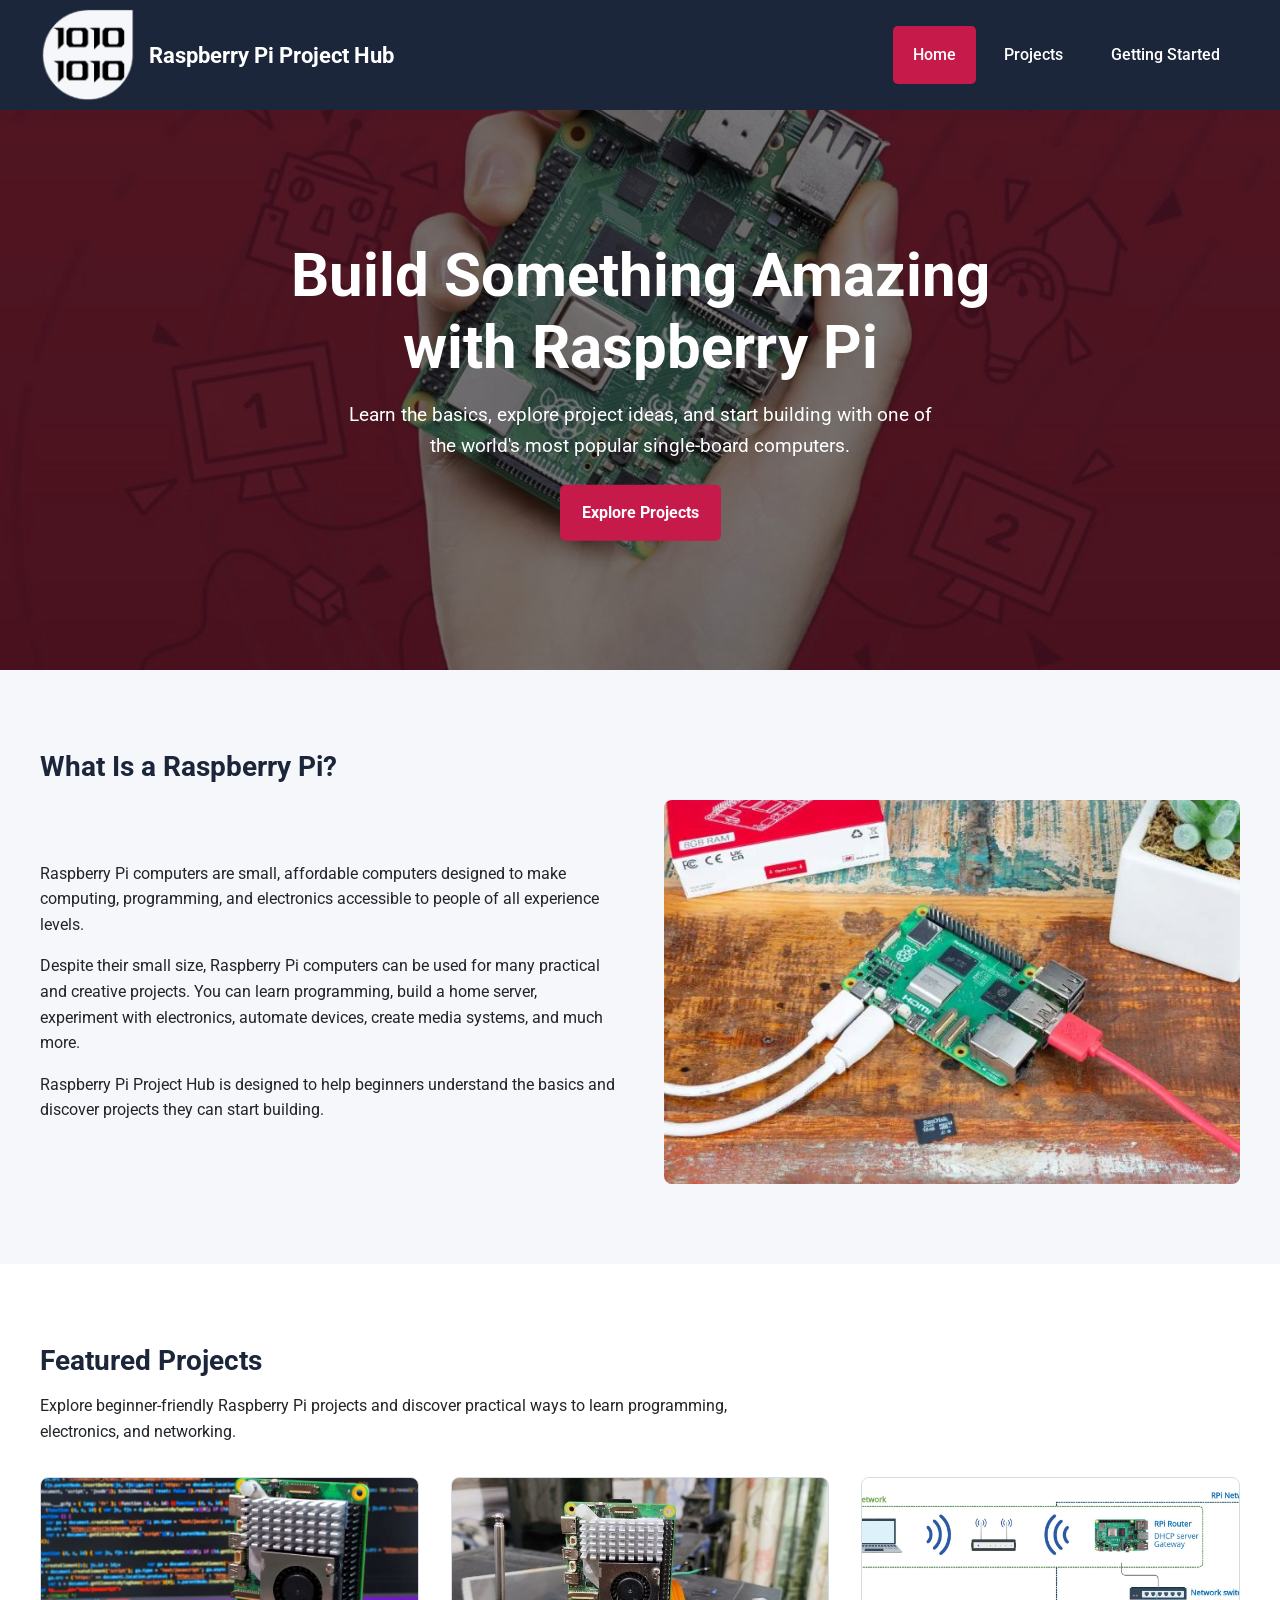
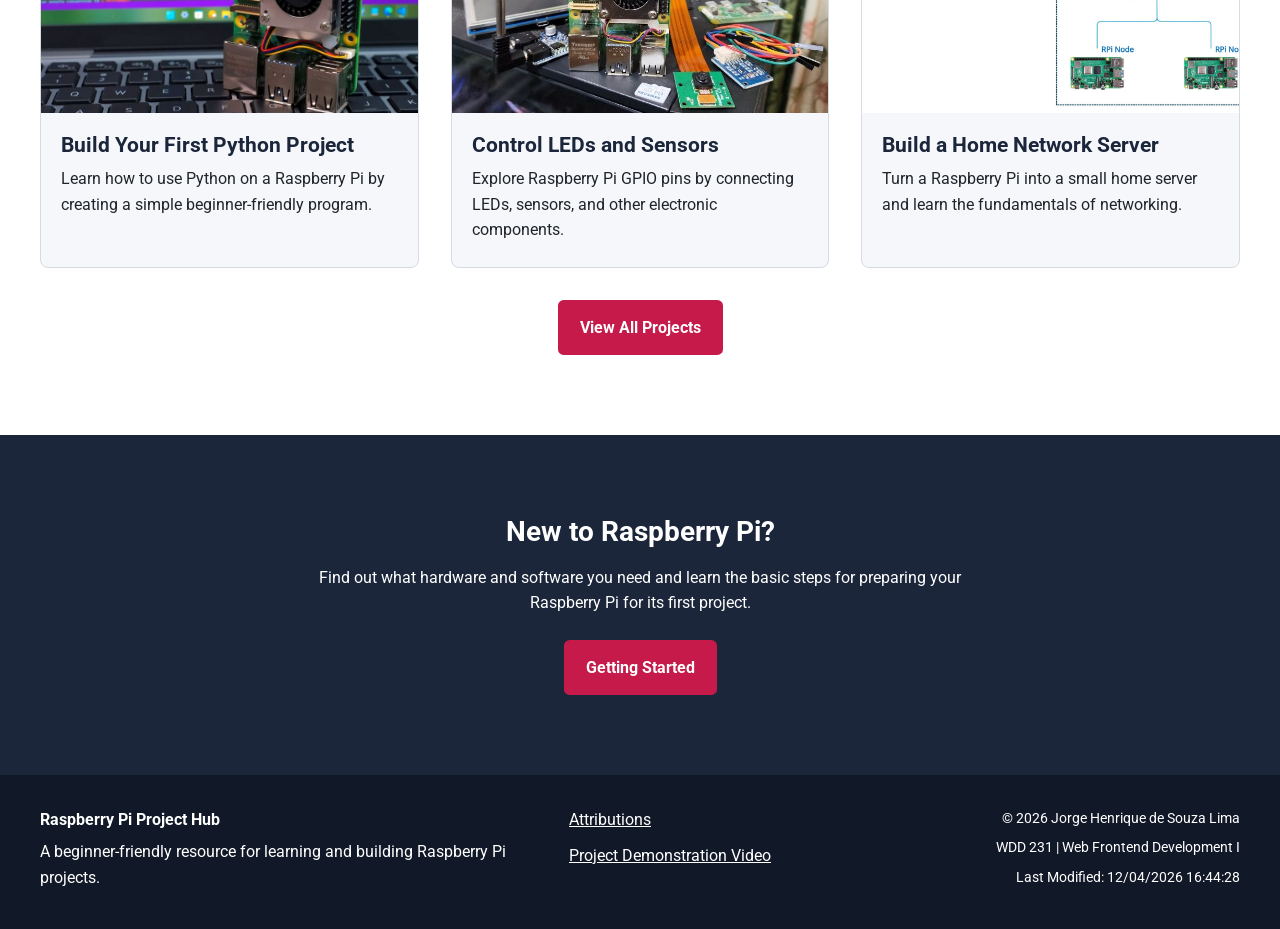
<file: final/index.html>
<!DOCTYPE html>
<html lang="en">

<head>
    <meta charset="UTF-8">
    <meta name="viewport" content="width=device-width, initial-scale=1.0">

    <meta name="description"
        content="Raspberry Pi Project Hub helps beginners learn about Raspberry Pi computers, explore project ideas, and get started building projects.">
    <meta name="author" content="Jorge Henrique de Souza Lima">

    <!-- Open Graph -->
    <meta property="og:title" content="Raspberry Pi Project Hub">
    <meta property="og:description"
        content="Learn about Raspberry Pi computers, explore beginner-friendly projects, and discover what you need to get started.">
    <meta property="og:type" content="website">
    <meta property="og:url"
        content="https://jorgehlima.github.io/wdd231/final/">
    <meta property="og:image"
        content="https://jorgehlima.github.io/wdd231/final/images/raspberry-pi-hero.webp">

    <title>Raspberry Pi Project Hub | Home</title>

    <!-- Favicon -->
    <link rel="icon" href="images/favicon.ico">

    <!-- Google Fonts -->
    <link rel="preconnect" href="https://fonts.googleapis.com">
    <link rel="preconnect" href="https://fonts.gstatic.com" crossorigin>
    <link
        href="https://fonts.googleapis.com/css2?family=Roboto:wght@400;500;700&display=swap"
        rel="stylesheet">

    <!-- Styles -->
    <link rel="stylesheet" href="styles/small.css">
    <link rel="stylesheet" href="styles/large.css">

    <!-- JavaScript -->
    <script type="module" src="scripts/main.js"></script>
</head>

<body>

    <header>
        <div class="header-container">
            <a class="brand" href="index.html" aria-label="Raspberry Pi Project Hub home">
                <img
                    src="images/logo.webp"
                    alt="Raspberry Pi Project Hub logo"
                    width="96"
                    height="96">
                <span>Raspberry Pi Project Hub</span>
            </a>

            <button
                id="menu"
                type="button"
                aria-label="Open navigation menu"
                aria-expanded="false"
                aria-controls="navigation">
                &#9776;
            </button>

            <nav id="navigation" aria-label="Main navigation">
                <ul class="navigation">
                    <li>
                        <a href="index.html" class="active" aria-current="page">
                            Home
                        </a>
                    </li>
                    <li>
                        <a href="projects.html">Projects</a>
                    </li>
                    <li>
                        <a href="getting-started.html">Getting Started</a>
                    </li>
                </ul>
            </nav>
        </div>
    </header>

    <main>

        <!-- Hero -->
        <section class="hero">
            <img
                src="images/raspberry-pi-hero.webp"
                alt="Raspberry Pi computer ready for a project"
                width="1456"
                height="1024">

            <div class="hero-content">
                <h1>Build Something Amazing with Raspberry Pi</h1>

                <p>
                    Learn the basics, explore project ideas, and start building
                    with one of the world's most popular single-board computers.
                </p>

                <a class="button" href="projects.html">
                    Explore Projects
                </a>
            </div>
        </section>

        <!-- Introduction -->
        <section class="intro">
            <div class="section-container">
                <h2>What Is a Raspberry Pi?</h2>

                <div class="intro-layout">
                    <div class="intro-text">
                        <p>
                            Raspberry Pi computers are small, affordable
                            computers designed to make computing, programming,
                            and electronics accessible to people of all
                            experience levels.
                        </p>

                        <p>
                            Despite their small size, Raspberry Pi computers
                            can be used for many practical and creative
                            projects. You can learn programming, build a home
                            server, experiment with electronics, automate
                            devices, create media systems, and much more.
                        </p>

                        <p>
                            Raspberry Pi Project Hub is designed to help
                            beginners understand the basics and discover
                            projects they can start building.
                        </p>
                    </div>

                    <img
                        src="images/raspberry-pi-board.webp"
                        alt="Raspberry Pi single-board computer"
                        width="750"
                        height="500"
                        loading="lazy">
                </div>
            </div>
        </section>

        <!-- Featured Projects -->
        <section class="uses">
            <div class="section-container">
                <h2>Featured Projects</h2>

                <p class="section-intro">
                    Explore beginner-friendly Raspberry Pi projects and discover
                    practical ways to learn programming, electronics, and networking.
                </p>

                <div class="use-cards">

                    <article class="use-card">
                        <img
                            src="images/programming.webp"
                            alt="Raspberry Pi computer in front of programming code"
                            width="1000"
                            height="667"
                            loading="lazy">

                        <h3>Build Your First Python Project</h3>

                        <p>
                            Learn how to use Python on a Raspberry Pi by creating
                            a simple beginner-friendly program.
                        </p>
                    </article>

                    <article class="use-card">
                        <img
                            src="images/electronics.webp"
                            alt="Electronics components and sensors for Raspberry Pi projects"
                            width="700"
                            height="689"
                            loading="lazy">

                        <h3>Control LEDs and Sensors</h3>

                        <p>
                            Explore Raspberry Pi GPIO pins by connecting LEDs,
                            sensors, and other electronic components.
                        </p>
                    </article>

                    <article class="use-card">
                        <img
                            src="images/networking.webp"
                            alt="Raspberry Pi connected to computers and network devices"
                            width="850"
                            height="478"
                            loading="lazy">

                        <h3>Build a Home Network Server</h3>

                        <p>
                            Turn a Raspberry Pi into a small home server and learn
                            the fundamentals of networking.
                        </p>
                    </article>

                </div>

                <div class="projects-link">
                    <a class="button" href="projects.html">
                        View All Projects
                    </a>
                </div>
            </div>
        </section>

        <!-- Getting Started CTA -->
        <section class="getting-started-cta">
            <div class="section-container">
                <h2>New to Raspberry Pi?</h2>

                <p>
                    Find out what hardware and software you need and learn the
                    basic steps for preparing your Raspberry Pi for its first
                    project.
                </p>

                <a class="button" href="getting-started.html">
                    Getting Started
                </a>
            </div>
        </section>

    </main>

    <footer>
        <div class="footer-container">

            <div class="footer-brand">
                <p>
                    <strong>Raspberry Pi Project Hub</strong>
                </p>
                <p>
                    A beginner-friendly resource for learning and building
                    Raspberry Pi projects.
                </p>
            </div>

            <div class="footer-links">
                <a href="attributions.html">Attributions</a>
                
                <!-- Demonstration video -->
                <a href="https://youtu.be/j6EofhtlgTs"
                target="_blank"
                rel="noopener noreferrer">
                Project Demonstration Video
                </a>
            </div>

            <div class="footer-course">
                <p>
                    &copy; <span id="current-year"></span>
                    Jorge Henrique de Souza Lima
                </p>

                <p>
                    WDD 231 | Web Frontend Development I
                </p>

                <p id="last-modified"></p>
            </div>

        </div>
    </footer>

</body>

</html>
</file>
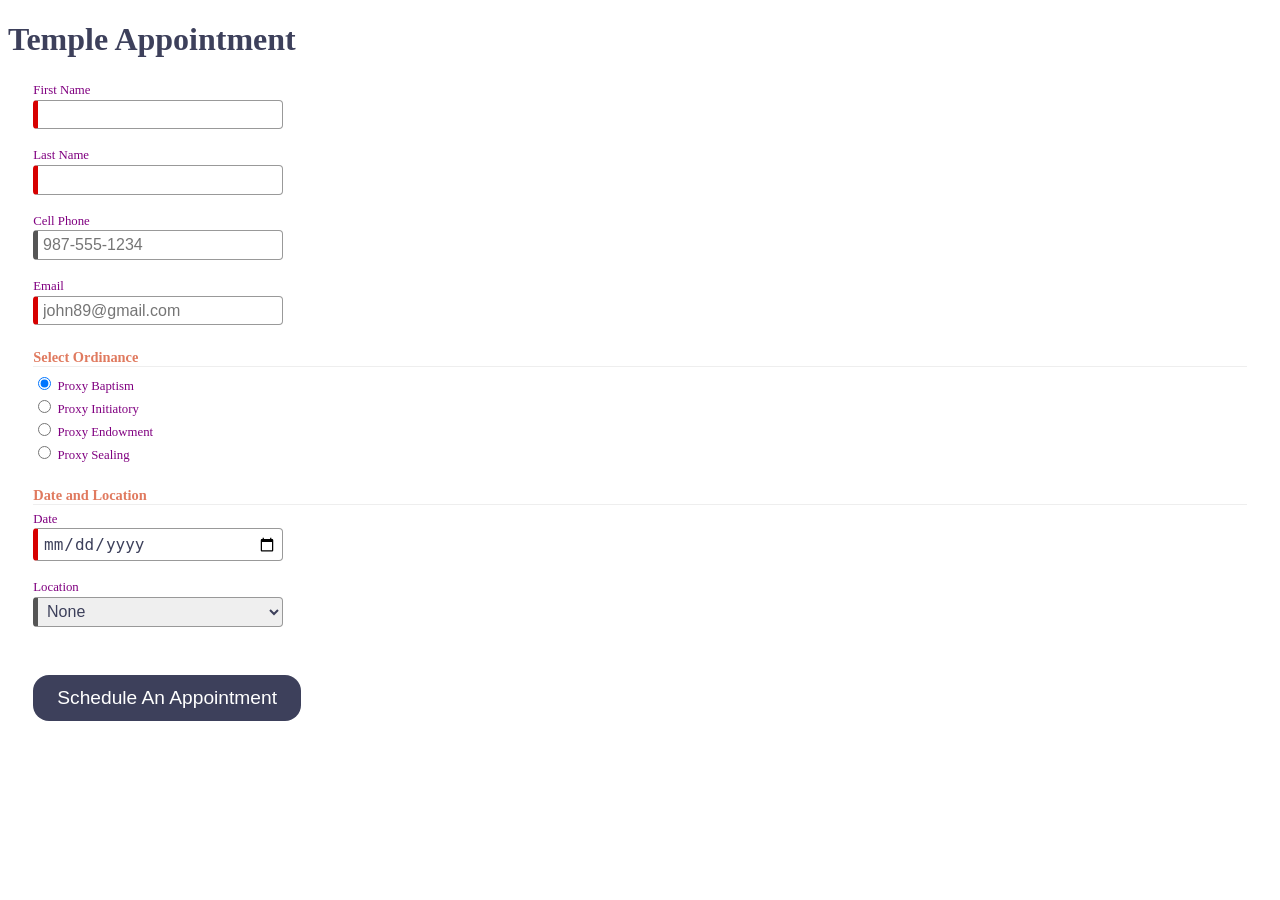
<file: week04/startHere/index.html>
<!DOCTYPE html>
<html lang="en">

<head>
  <meta charset="UTF-8">
  <meta name="viewport" content="width=device-width, initial-scale=1.0">
  <meta name="description" content="Web Lab Start File">
  <meta name="author" content="Paul Cheney">

  <link rel="stylesheet" href="styles/small.css">
  <link rel="stylesheet" href="styles/large.css">

  <title>Web Lab Start File</title>
</head>

<body>

  <main>
    <h1>Temple Appointment</h1>

    <form method="GET" action="thanks.html" class="designOne">
      <label>First Name <input type="text" name="first" required autocomplete="given-name" title="Your First Name"></label>
        <label>Last Name <input type="text" name="last" required autocomplete="family-name" title="Your Last Name"></label>
        <label>Cell Phone <input type="tel" name="phone"  autocomplete="tel" title="A Phone Number with dashes" placeholder="987-555-1234" ></label>
        <label>Email <input type="email" name="email" required placeholder="john89@gmail.com"  title="Your Email" autocomplete="email"></label>
  

        <h3>Select Ordinance</h3>
        <label><input type="radio" name="ordinance" value="Baptism" checked> Proxy Baptism</label>
        <label><input type="radio" name="ordinance" value="Initiatory"> Proxy Initiatory</label>
        <label><input type="radio" name="ordinance" value="Endowment"> Proxy Endowment</label>
        <label><input type="radio" name="ordinance" value="Sealing"> Proxy Sealing</label>

        
        <h3>Date and Location</h3>
        <label>Date <input type="date" name="date" required></label>

        <label>Location
          <select name="location" required>
            <option value="">None</option>
            <option value="Payson">Payson</option>
            <option value="Orem">Orem</option>
            <option value="Provo City Center">Provo City Center</option>
        </label>

        <input type="submit" value="Schedule An Appointment">
    </form>

    
  </main>

</body>
</html>
</file>
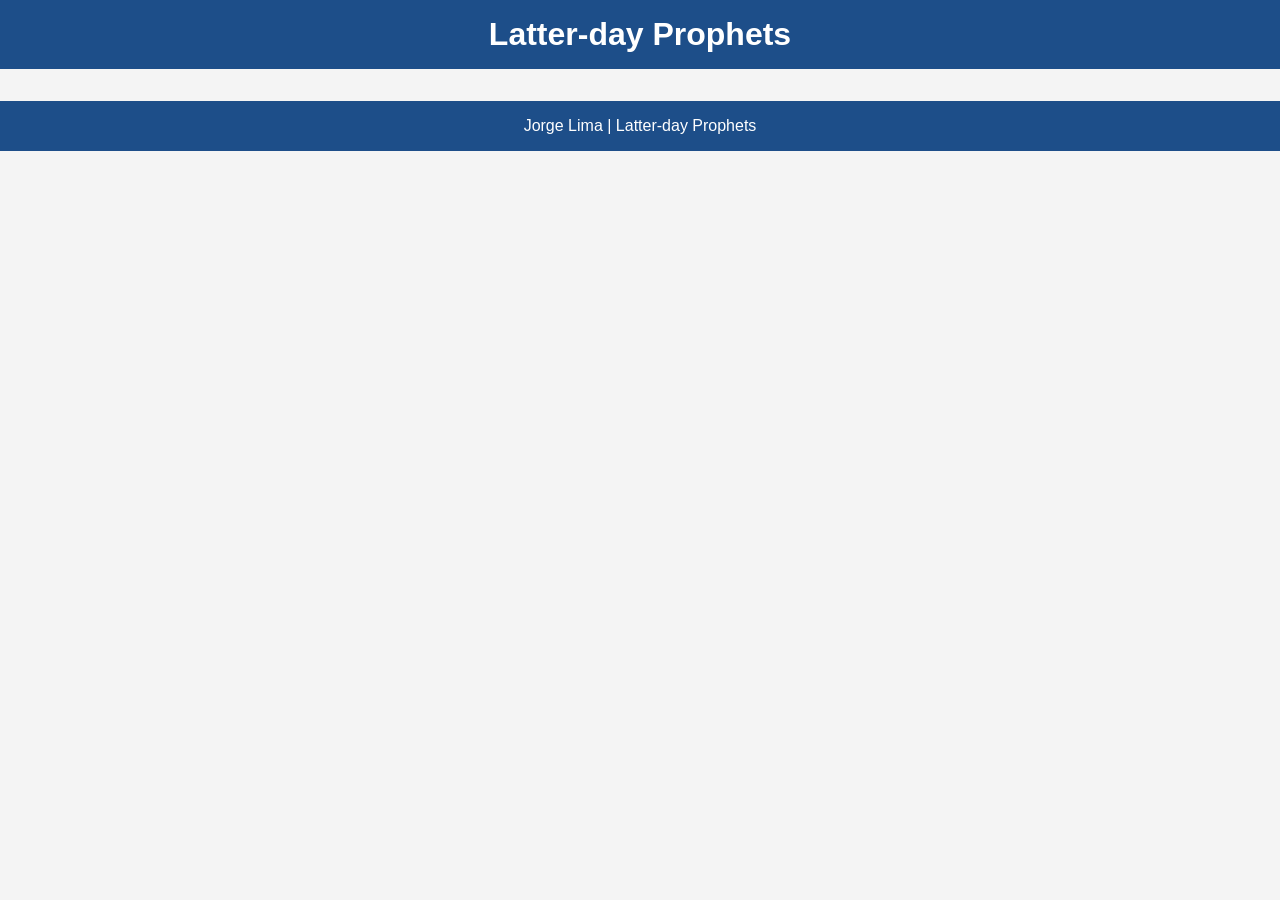
<file: prophets.html>
<!DOCTYPE html>
<html lang="en">
<head>
    <meta charset="UTF-8">
    <meta name="viewport" content="width=device-width, initial-scale=1.0">
    <meta name="description" content="Latter-day Prophets">
    <meta name="author" content="Jorge Lima">

    <title>Latter-day Prophets</title>

    <link rel="stylesheet" href="prophets.css">
    <script src="prophets.js" defer></script>
</head>

<body>
    <header>
        <h1>Latter-day Prophets</h1>
    </header>

    <main>
        <div id="cards"></div>
    </main>

    <footer>
        Jorge Lima | Latter-day Prophets
    </footer>
</body>
</html>
</file>
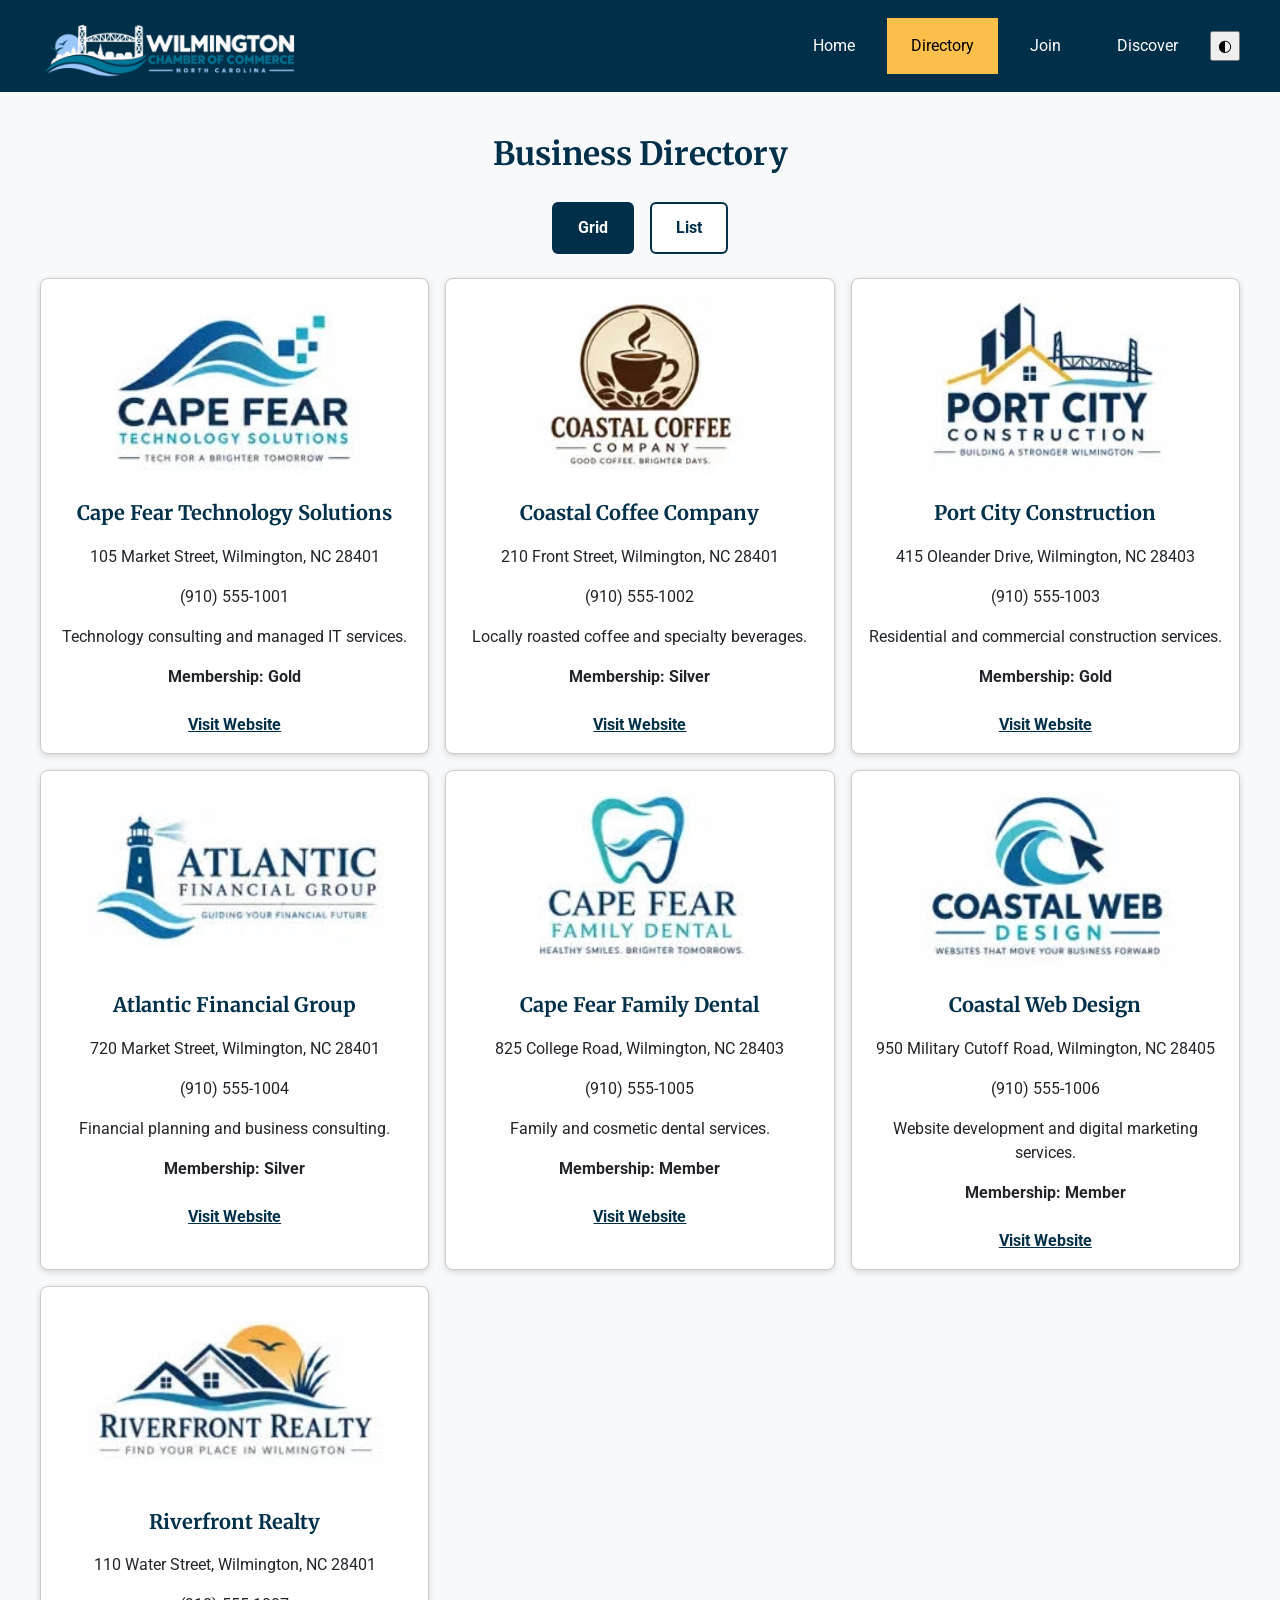
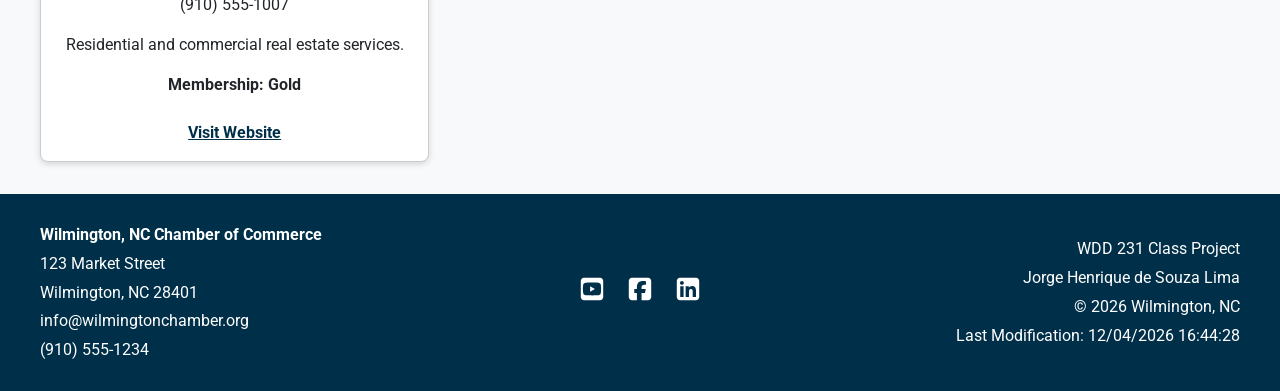
<file: chamber/directory.html>
<!DOCTYPE html>
<html lang="en">
<head>
    <meta charset="UTF-8">
    <meta name="viewport" content="width=device-width, initial-scale=1.0">

    <meta name="color-scheme" content="light">

    <title>Business Directory | Chamber of Commerce</title>

    <meta
        name="description"
        content="Explore businesses and organizations that are members of our local Chamber of Commerce."
    >
    <meta name="author" content="Jorge Henrique de Souza Lima">

    <!-- Favicon -->
    <link rel="icon" href="images/favicon.ico">

    <!-- FB Open Graph -->
    <meta property="og:title" content="Chamber of Commerce Business Directory">
    <meta
        property="og:description"
        content="Discover local businesses and organizations in our Chamber of Commerce directory."
    >
    <meta
        property="og:image"
        content="https://jorgehlima.github.io/wdd231/chamber/images/chamber-logo.png"
    >
    <meta
        property="og:url"
        content="https://jorgehlima.github.io/wdd231/chamber/directory.html"
    >
    <meta property="og:type" content="website">

    <!-- Google Fonts -->
    <link rel="preconnect" href="https://fonts.googleapis.com">
    <link rel="preconnect" href="https://fonts.gstatic.com" crossorigin>
    <link href="https://fonts.googleapis.com/css2?family=Merriweather:wght@400;700&family=Roboto:wght@400;500;700&display=swap" rel="stylesheet">

    <!-- Styles -->
    <link rel="stylesheet" href="styles/normalize.css">
    <link rel="stylesheet" href="styles/small.css">
    <link rel="stylesheet" href="styles/large.css">

    <!-- Scripts -->
    <script src="scripts/navigation.js" defer></script>
    <script src="scripts/directory.js" defer></script>
    <script src="scripts/theme.js" defer></script>
    
</head>

<body>

    <header>
        <div class="header-container">
            <a href="index.html" class="brand">

                <!-- Logo image -->
                <img
                    src="images/chamber-logo.png"
                    alt="Wilmington Chamber of Commerce"
                    width="500"
                    height="300"
                >
            </a>

            <!-- Hamburger button -->
            <button
                id="menu"
                type="button"
                aria-label="Open navigation menu"
                aria-expanded="false">
            </button>
        
            <!-- Navigation section -->
            <nav id="navigation">
                <ul class="navigation">
                    <li><a href="index.html">Home</a></li>

                    <li>
                        <a href="directory.html" class="active">
                            Directory
                        </a>
                    </li>

                    <li><a href="join.html">Join</a></li>
                    <li><a href="discover.html">Discover</a></li>

                    <!--Dark mode button-->
                    <li>
                        <button
                            id="theme-toggle"
                            type="button"
                            aria-label="Switch to dark mode"
                            title="Switch to dark mode"
                        >
                            ◐
                        </button>
                    </li>
                </ul>
            </nav>
        </div>
    </header>

    <main>
        <h1>Business Directory</h1>

        <div class="view-buttons">
            <button
                id="grid"
                type="button"
                class="selected"
                aria-label="Display businesses in grid view"
            >
                Grid
            </button>

            <button
                id="list"
                type="button"
                aria-label="Display businesses in list view"
            >
                List
            </button>
        </div>

        <div id="members" class="grid"></div>
    </main>

    <footer>
        <div class="footer-container">

            <div class="contact-info">
                <p><strong>Wilmington, NC Chamber of Commerce</strong></p>
                <p>123 Market Street</p>
                <p>Wilmington, NC 28401</p>
                <p>info@wilmingtonchamber.org</p>
                <p>(910) 555-1234</p>
            </div>

            <div class="social-links">
                <a
                    href="https://www.youtube.com/"
                    target="_blank"
                    rel="noopener noreferrer"
                    aria-label="YouTube"
                >
                    <img
                        src="images/youtube.svg"
                        alt=""
                        width="32"
                        height="32"
                    >
                </a>

                <a
                    href="https://www.facebook.com/"
                    target="_blank"
                    rel="noopener noreferrer"
                    aria-label="Facebook"
                >
                    <img
                        src="images/facebook.svg"
                        alt=""
                        width="32"
                        height="32"
                    >
                </a>

                <a
                    href="https://www.linkedin.com/"
                    target="_blank"
                    rel="noopener noreferrer"
                    aria-label="LinkedIn"
                >
                    <img
                        src="images/linkedin.svg"
                        alt=""
                        width="32"
                        height="32"
                    >
                </a>
            </div>

            <div class="development-info">
                <p>WDD 231 Class Project</p>
                <p>Jorge Henrique de Souza Lima</p>

                <p>
                    &copy; <span id="currentyear"></span>
                    Wilmington, NC
                </p>

                <p id="lastModified"></p>
            </div>

        </div>
    </footer>

</body>
</html>
</file>
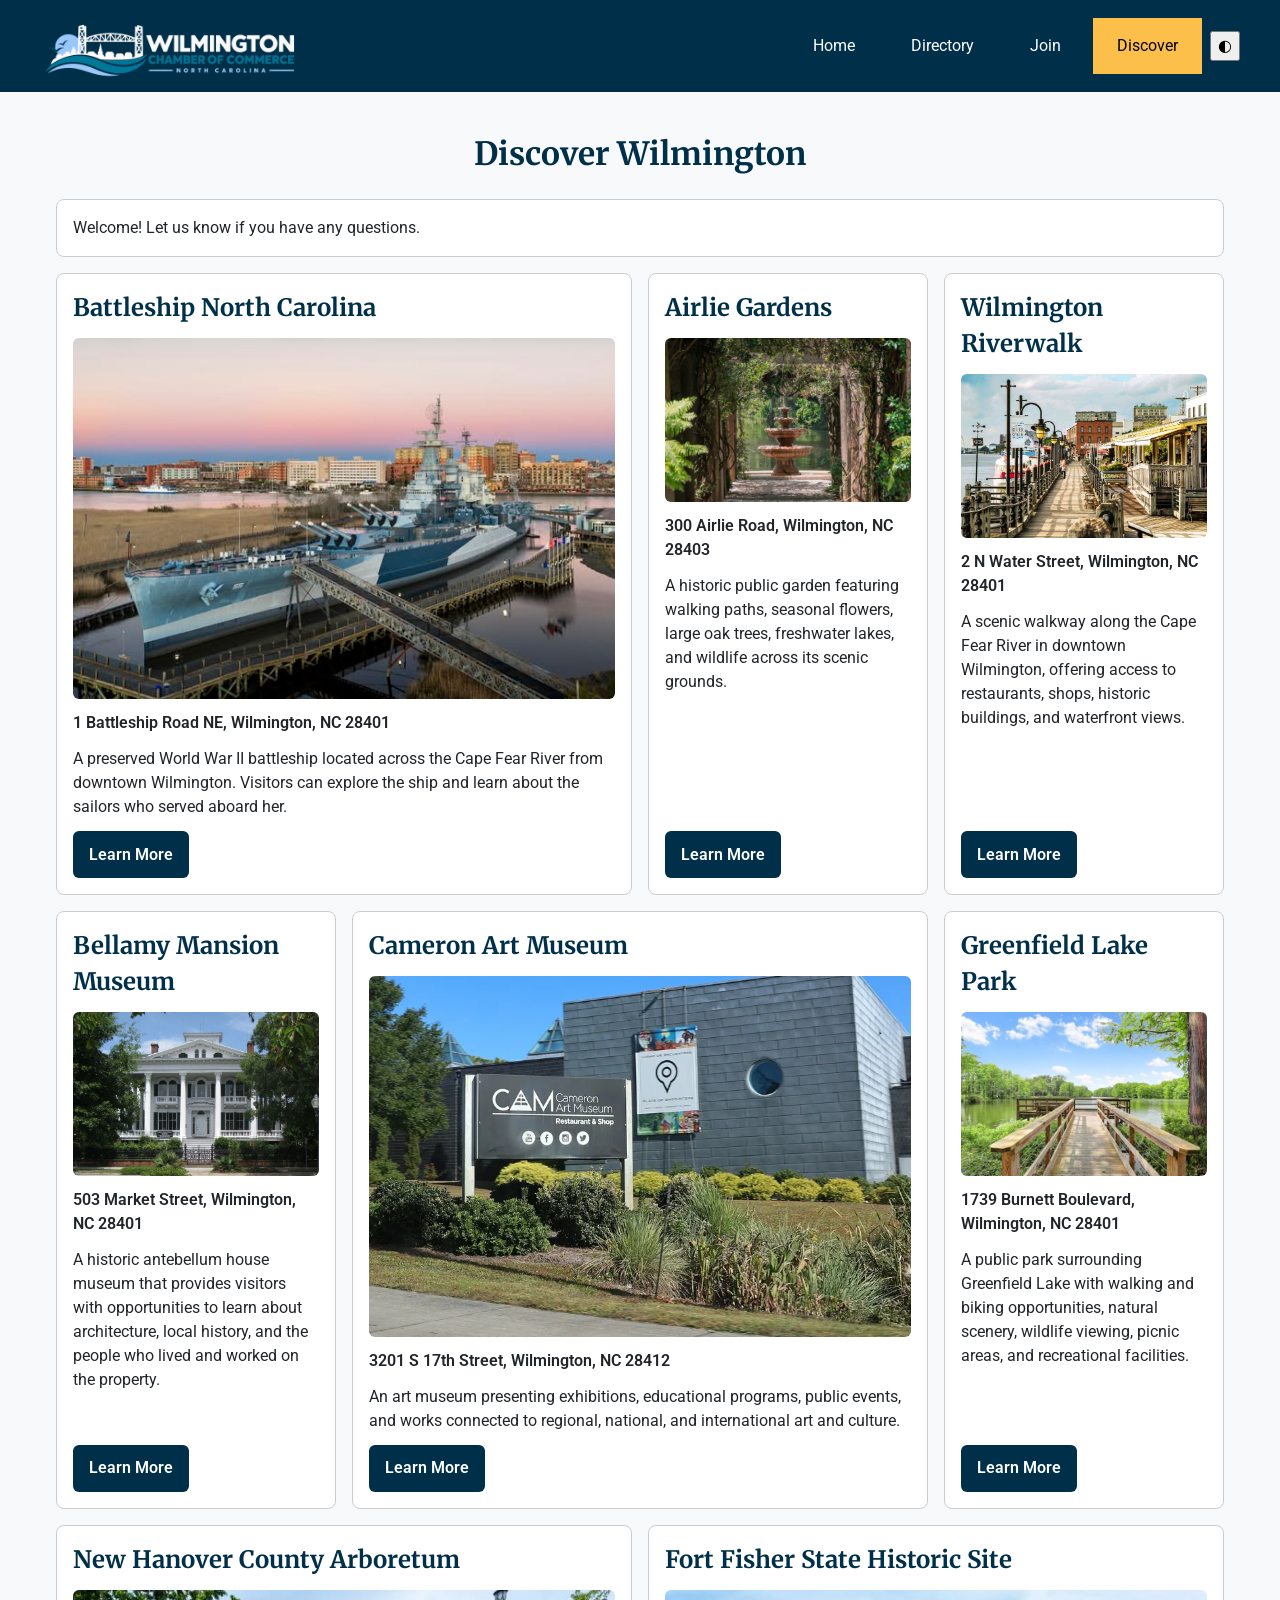
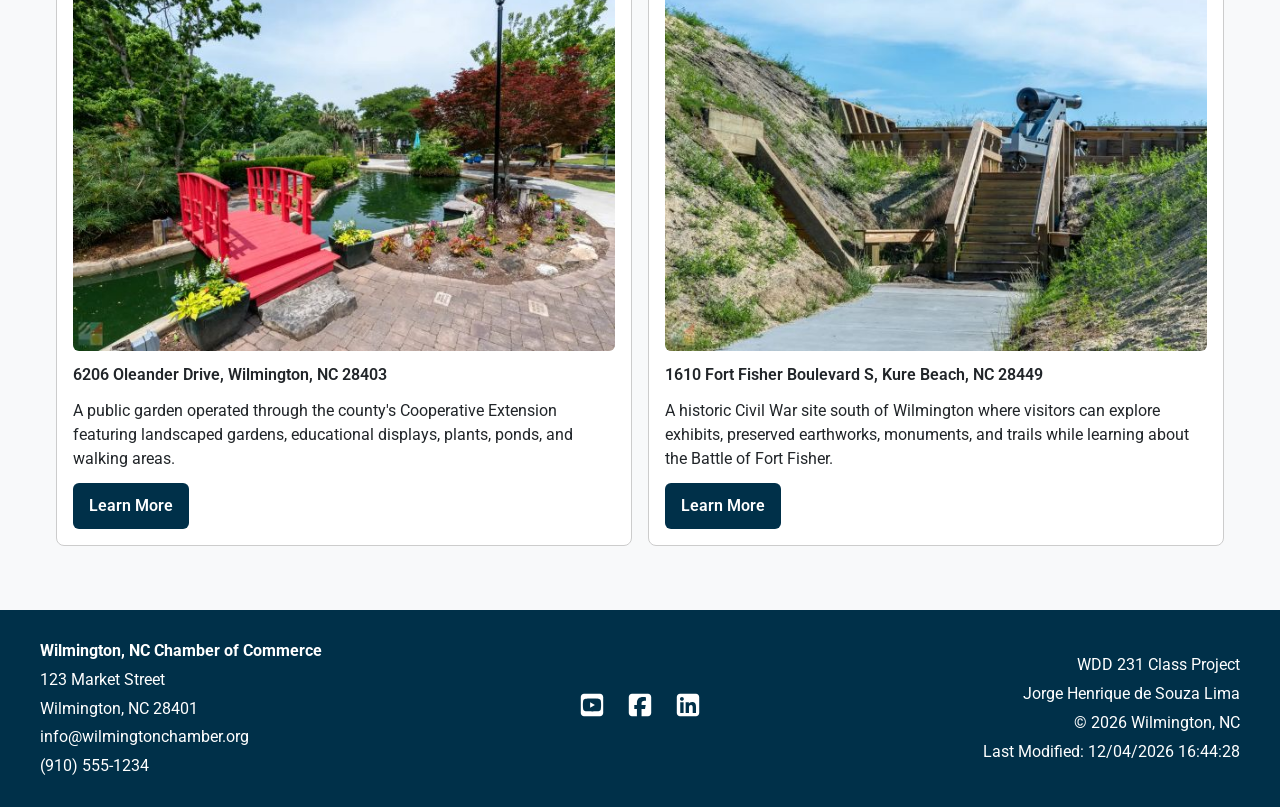
<file: chamber/discover.html>
<!DOCTYPE html>
<html lang="en">
<head>
    <meta charset="UTF-8">
    <meta name="viewport" content="width=device-width, initial-scale=1.0">

    <meta name="color-scheme" content="light">

    <title>Wilmington Chamber of Commerce | Discover</title>

    <meta
        name="description"
        content="Discover attractions, landmarks, and places of interest in Wilmington, North Carolina.">
    <meta name="author" content="Jorge Henrique de Souza Lima">

    <!-- Favicon -->
    <link rel="icon" href="images/favicon.ico">

    <!-- FB Open Graph -->
    <meta property="og:title" content="Wilmington Chamber of Commerce">
    <meta
        property="og:description"
        content="Connect with Wilmington businesses, community events, resources, and opportunities through the Wilmington Chamber of Commerce.">
    <meta
        property="og:image"
        content="https://jorgehlima.github.io/wdd231/chamber/images/chamber-logo.png">
    <meta
        property="og:url"
        content="https://jorgehlima.github.io/wdd231/chamber/join.html">

    <meta property="og:type" content="website">

    <!-- Google Fonts -->
    <link rel="preconnect" href="https://fonts.googleapis.com">
    <link rel="preconnect" href="https://fonts.gstatic.com" crossorigin>
    <link href="https://fonts.googleapis.com/css2?family=Merriweather:wght@400;700&family=Roboto:wght@400;500;700&display=swap" rel="stylesheet">

    <!-- Styles -->
    <link rel="stylesheet" href="styles/normalize.css">
    <link rel="stylesheet" href="styles/small.css">
    <link rel="stylesheet" href="styles/large.css">

    <!-- Scripts -->
    <script src="scripts/navigation.js" defer></script>
    <script src="scripts/date.js" defer></script>
    <script src="scripts/theme.js" defer></script>
    <script type="module" src="scripts/discover.js"></script>

</head>

<body>

    <header>
        <div class="header-container">
            <a href="index.html" class="brand">

                <!-- Logo image -->
                <img
                    src="images/chamber-logo.png"
                    alt="Wilmington Chamber of Commerce logo"
                    class="logo"
                    width="500"
                    height="300"
                >
            </a>
            
            <!-- Hamburger button -->
            <button
                id="menu"
                type="button"
                aria-label="Open navigation menu"
                aria-expanded="false">
            </button>
        
            <!-- Navigation section -->
            <nav id="navigation">
                <ul class="navigation">
                    <li>
                        <a href="index.html">Home</a>
                    </li>

                    <li>
                        <a href="directory.html">Directory</a>
                    </li>

                    <li>
                        <a href="join.html">Join</a>
                    </li>

                    <li>
                        <a href="discover.html" class="active">Discover</a>
                    </li>

                    <!--Dark mode button-->
                    <li>
                        <button
                            id="theme-toggle"
                            type="button"
                            aria-label="Switch to dark mode"
                            title="Switch to dark mode"
                        >
                            ◐
                        </button>
                    </li>
                </ul>
            </nav>
        </div>
    </header>

    <main>

        <h1>Discover Wilmington</h1>

        <section class="visitor-message" id="visitor-message">
            <!-- Visitor message generated with JavaScript -->
        </section>

        <section class="discover-grid" id="discover-grid">
            <!-- Discover cards generated with JavaScript -->
        </section>

    </main>

    <footer>
        <div class="footer-container">

            <div class="contact-info">
                <p><strong>Wilmington, NC Chamber of Commerce</strong></p>
                <p>123 Market Street</p>
                <p>Wilmington, NC 28401</p>
                <p>info@wilmingtonchamber.org</p>
                <p>(910) 555-1234</p>
            </div>

            <div class="social-links">
                <a
                    href="https://www.youtube.com/"
                    target="_blank"
                    rel="noopener noreferrer"
                    aria-label="YouTube"
                >
                    <img
                        src="images/youtube.svg"
                        alt=""
                        width="32"
                        height="32"
                    >
                </a>

                <a
                    href="https://www.facebook.com/"
                    target="_blank"
                    rel="noopener noreferrer"
                    aria-label="Facebook"
                >
                    <img
                        src="images/facebook.svg"
                        alt=""
                        width="32"
                        height="32"
                    >
                </a>

                <a
                    href="https://www.linkedin.com/"
                    target="_blank"
                    rel="noopener noreferrer"
                    aria-label="LinkedIn"
                >
                    <img
                        src="images/linkedin.svg"
                        alt=""
                        width="32"
                        height="32"
                    >
                </a>
            </div>

            <div class="development-info">
                <p>WDD 231 Class Project</p>
                <p>Jorge Henrique de Souza Lima</p>

                <p>
                    &copy; <span id="currentyear"></span>
                    Wilmington, NC
                </p>

                <p id="lastModified"></p>
            </div>

        </div>
    </footer>
</body>
</html>
</file>
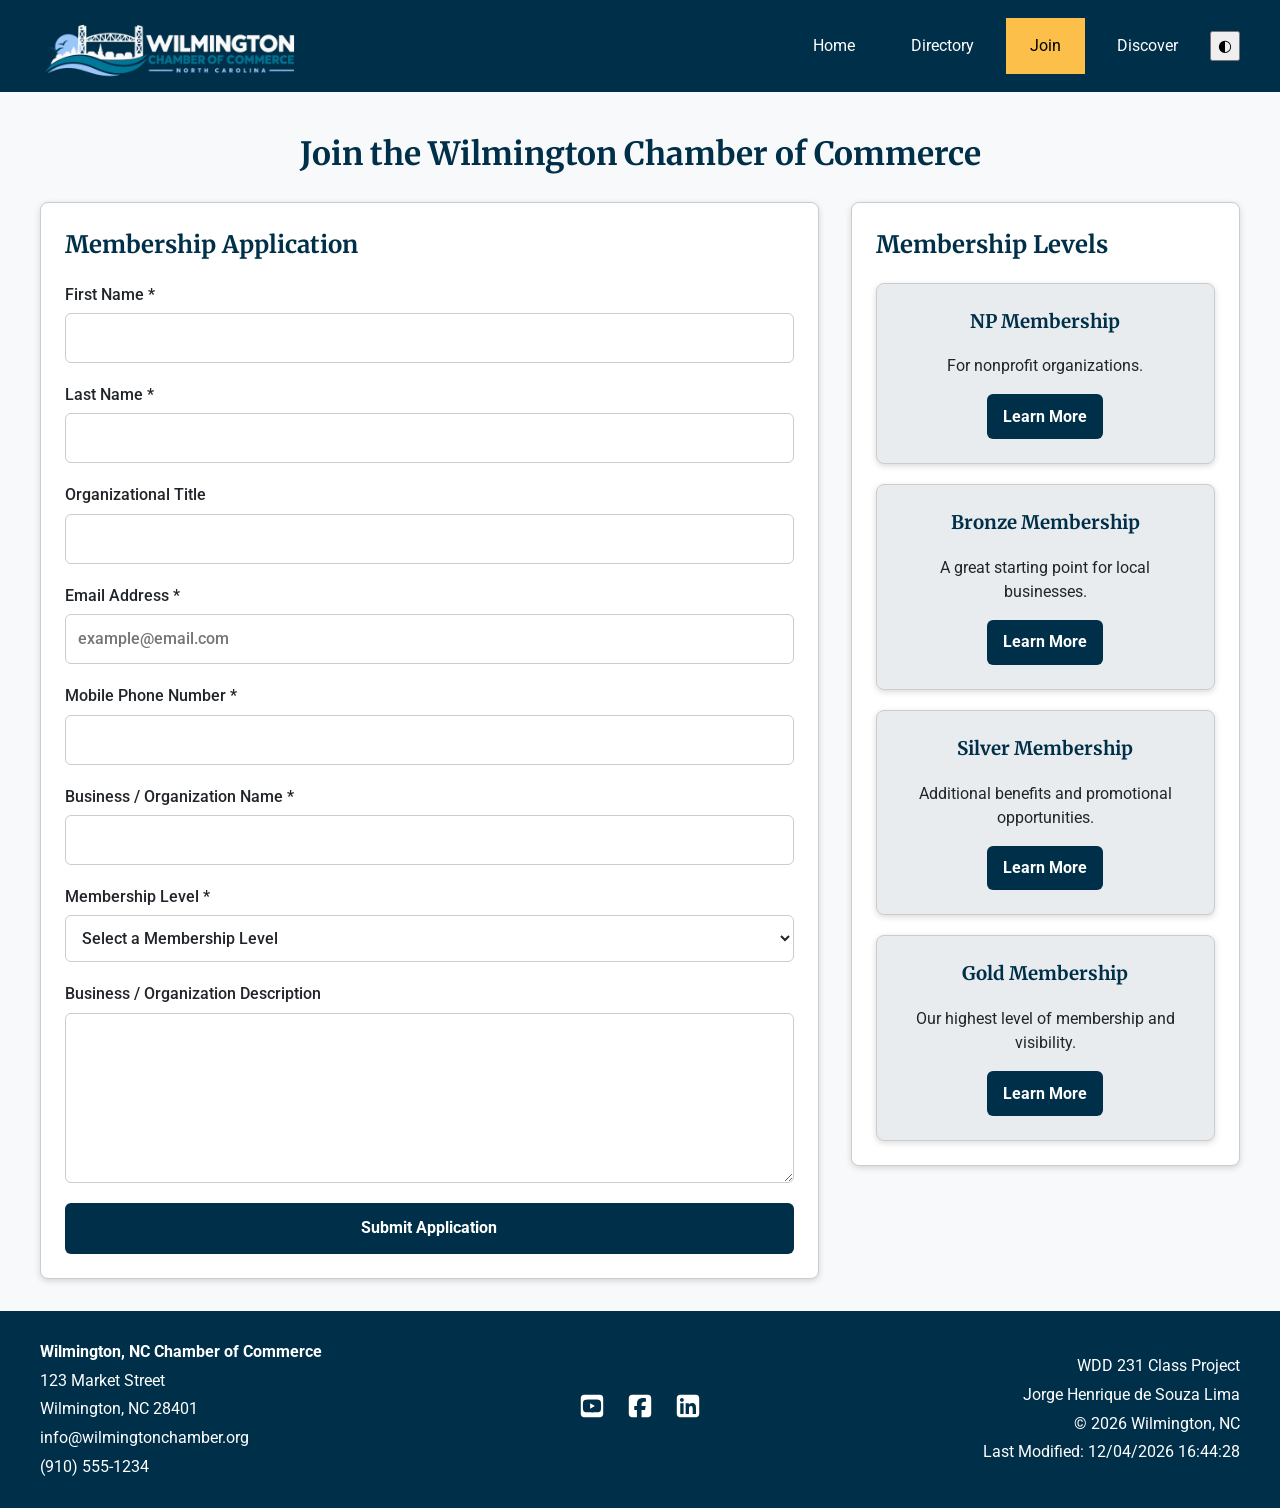
<file: chamber/join.html>
<!DOCTYPE html>
<html lang="en">
<head>
    <meta charset="UTF-8">
    <meta name="viewport" content="width=device-width, initial-scale=1.0">

    <meta name="color-scheme" content="light">

    <title>Wilmington Chamber of Commerce | Join</title>

    <meta
        name="description"
        content="Welcome to the Wilmington Chamber of Commerce. Discover local events, weather, businesses, and opportunities to connect with our community.">
    <meta name="author" content="Jorge Henrique de Souza Lima">

    <!-- Favicon -->
    <link rel="icon" href="images/favicon.ico">

    <!-- FB Open Graph -->
    <meta property="og:title" content="Wilmington Chamber of Commerce">
    <meta
        property="og:description"
        content="Connect with Wilmington businesses, community events, resources, and opportunities through the Wilmington Chamber of Commerce.">
    <meta
        property="og:image"
        content="https://jorgehlima.github.io/wdd231/chamber/images/chamber-logo.png">
    <meta
        property="og:url"
        content="https://jorgehlima.github.io/wdd231/chamber/join.html">

    <meta property="og:type" content="website">

    <!-- Google Fonts -->
    <link rel="preconnect" href="https://fonts.googleapis.com">
    <link rel="preconnect" href="https://fonts.gstatic.com" crossorigin>
    <link href="https://fonts.googleapis.com/css2?family=Merriweather:wght@400;700&family=Roboto:wght@400;500;700&display=swap" rel="stylesheet">

    <!-- Styles -->
    <link rel="stylesheet" href="styles/normalize.css">
    <link rel="stylesheet" href="styles/small.css">
    <link rel="stylesheet" href="styles/large.css">

    <!-- Scripts -->
    <script src="scripts/navigation.js" defer></script>
    <script src="scripts/date.js" defer></script>
    <script src="scripts/theme.js" defer></script>
    <script src="scripts/join.js" defer></script>

</head>

<body>

    <header>
        <div class="header-container">
            <a href="index.html" class="brand">

                <!-- Logo image -->
                <img
                    src="images/chamber-logo.png"
                    alt="Wilmington Chamber of Commerce logo"
                    class="logo"
                    width="500"
                    height="300"
                >
            </a>
            
            <!-- Hamburger button -->
            <button
                id="menu"
                type="button"
                aria-label="Open navigation menu"
                aria-expanded="false">
            </button>
        
            <!-- Navigation section -->
            <nav id="navigation">
                <ul class="navigation">
                    <li>
                        <a href="index.html">Home</a>
                    </li>

                    <li>
                        <a href="directory.html">Directory</a>
                    </li>

                    <li>
                        <a href="join.html" class="active">Join</a>
                    </li>

                    <li>
                        <a href="discover.html">Discover</a>
                    </li>

                    <!--Dark mode button-->
                    <li>
                        <button
                            id="theme-toggle"
                            type="button"
                            aria-label="Switch to dark mode"
                            title="Switch to dark mode"
                        >
                            ◐
                        </button>
                    </li>
                </ul>
            </nav>
        </div>
    </header>

    <main class="join-main">
        <h1>Join the Wilmington Chamber of Commerce</h1>

        <div class="join-layout">

            <!-- Membership Application Form -->
            <section class="application-section">
                <h2>Membership Application</h2>

                <form method="get" action="thankyou.html" class="join-form">

                    <label>
                        First Name *
                        <input
                            type="text"
                            name="first"
                            title="Enter your first name"
                            autocomplete="given-name"
                            required
                        >
                    </label>

                    <label>
                        Last Name *
                        <input
                            type="text"
                            name="last"
                            title="Enter your last name"
                            autocomplete="family-name"
                            required
                        >
                    </label>

                    <label>
                        Organizational Title
                        <input
                            type="text"
                            name="organization-title"
                            title="Enter your organizational title using at least seven letters, hyphens, or spaces"
                            autocomplete="organization-title"
                            pattern="[A-Za-z -]{7,}"
                        >
                    </label>

                    <label>
                        Email Address *
                        <input
                            type="email"
                            name="email"
                            title="Enter your email address"
                            autocomplete="email"
                            placeholder="example@email.com"
                            required
                        >
                    </label>

                    <label>
                        Mobile Phone Number *
                        <input
                            type="tel"
                            name="phone"
                            title="Enter your mobile phone number"
                            autocomplete="tel"
                            required
                        >
                    </label>

                    <label>
                        Business / Organization Name *
                        <input
                            type="text"
                            name="organization"
                            title="Enter your business or organization name"
                            autocomplete="organization"
                            required
                        >
                    </label>

                    <label>
                        Membership Level *
                        <select
                            name="membership"
                            title="Select a membership level"
                            required
                        >
                            <option value="" disabled selected>
                                Select a Membership Level
                            </option>
                            <option value="np">
                                NP Membership
                            </option>
                            <option value="bronze">
                                Bronze Membership
                            </option>
                            <option value="silver">
                                Silver Membership
                            </option>
                            <option value="gold">
                                Gold Membership
                            </option>
                        </select>
                    </label>

                    <label>
                        Business / Organization Description
                        <textarea
                            name="description"
                            title="Describe your business or organization"
                            rows="6"
                        ></textarea>
                    </label>

                    <input
                        type="hidden"
                        name="timestamp"
                        id="timestamp"
                    >

                    <button type="submit" class="submit-button">
                        Submit Application
                    </button>

                </form>
            </section>

            <!-- Membership Level Cards -->
            <section class="membership-section">
                <h2>Membership Levels</h2>

                <div class="membership-cards">

                    <article class="membership-card">
                        <h3>NP Membership</h3>
                        <p>For nonprofit organizations.</p>
                        <button
                            type="button"
                            class="membership-info"
                            data-modal="np-modal"
                        >
                            Learn More
                        </button>
                    </article>

                    <article class="membership-card">
                        <h3>Bronze Membership</h3>
                        <p>A great starting point for local businesses.</p>
                        <button
                            type="button"
                            class="membership-info"
                            data-modal="bronze-modal"
                        >
                            Learn More
                        </button>
                    </article>

                    <article class="membership-card">
                        <h3>Silver Membership</h3>
                        <p>Additional benefits and promotional opportunities.</p>
                        <button
                            type="button"
                            class="membership-info"
                            data-modal="silver-modal"
                        >
                            Learn More
                        </button>
                    </article>

                    <article class="membership-card">
                        <h3>Gold Membership</h3>
                        <p>Our highest level of membership and visibility.</p>
                        <button
                            type="button"
                            class="membership-info"
                            data-modal="gold-modal"
                        >
                            Learn More
                        </button>
                    </article>

                </div>
            </section>

        </div>

        <!-- NP Membership Modal -->
        <dialog 
            id="np-modal" 
            class="membership-modal"
            aria-labelledby="np-modal-title"
        >
            <h2 id="np-modal-title">NP Membership</h2>

            <p><strong>Cost:</strong> No fee</p>

            <p>
                Designed for nonprofit organizations serving the
                Wilmington community.
            </p>

            <h3>Benefits</h3>

            <ul>
                <li>Chamber directory listing</li>
                <li>Networking opportunities</li>
                <li>Community event invitations</li>
                <li>Access to selected chamber resources</li>
            </ul>

            <button type="button" class="close-modal">
                Close
            </button>
        </dialog>

        <!-- Bronze Membership Modal -->
        <dialog
            id="bronze-modal"
            class="membership-modal"
            aria-labelledby="bronze-modal-title"
        >
            <h2 id="bronze-modal-title">Bronze Membership</h2>

            <p><strong>Cost:</strong> $150 per year</p>

            <h3>Benefits</h3>

            <ul>
                <li>Business directory listing</li>
                <li>Networking events</li>
                <li>Business training opportunities</li>
                <li>Member event discounts</li>
                <li>Chamber newsletter updates</li>
            </ul>

            <button type="button" class="close-modal">
                Close
            </button>
        </dialog>

        <!-- Silver Membership Modal -->
        <dialog
            id="silver-modal"
            class="membership-modal"
            aria-labelledby="silver-modal-title"
        >
            <h2 id="silver-modal-title">Silver Membership</h2>

            <p><strong>Cost:</strong> $300 per year</p>

            <h3>Benefits</h3>

            <ul>
                <li>All Bronze Membership benefits</li>
                <li>Enhanced directory listing</li>
                <li>Additional event discounts</li>
                <li>Advertising opportunities</li>
                <li>Priority registration for chamber events</li>
            </ul>

            <button type="button" class="close-modal">
                Close
            </button>
        </dialog>

        <!-- Gold Membership Modal -->
        <dialog
            id="gold-modal"
            class="membership-modal"
            aria-labelledby="gold-modal-title"
        >
            <h2 id="gold-modal-title">Gold Membership</h2>

            <p><strong>Cost:</strong> $500 per year</p>

            <h3>Benefits</h3>

            <ul>
                <li>All Silver Membership benefits</li>
                <li>Premium directory placement</li>
                <li>Home page spotlight opportunities</li>
                <li>Priority event sponsorship opportunities</li>
                <li>Premium advertising opportunities</li>
                <li>VIP chamber event invitations</li>
            </ul>

            <button type="button" class="close-modal">
                Close
            </button>
        </dialog>

    </main>

    <footer>
        <div class="footer-container">

            <div class="contact-info">
                <p><strong>Wilmington, NC Chamber of Commerce</strong></p>
                <p>123 Market Street</p>
                <p>Wilmington, NC 28401</p>
                <p>info@wilmingtonchamber.org</p>
                <p>(910) 555-1234</p>
            </div>

            <div class="social-links">
                <a
                    href="https://www.youtube.com/"
                    target="_blank"
                    rel="noopener noreferrer"
                    aria-label="YouTube"
                >
                    <img
                        src="images/youtube.svg"
                        alt=""
                        width="32"
                        height="32"
                    >
                </a>

                <a
                    href="https://www.facebook.com/"
                    target="_blank"
                    rel="noopener noreferrer"
                    aria-label="Facebook"
                >
                    <img
                        src="images/facebook.svg"
                        alt=""
                        width="32"
                        height="32"
                    >
                </a>

                <a
                    href="https://www.linkedin.com/"
                    target="_blank"
                    rel="noopener noreferrer"
                    aria-label="LinkedIn"
                >
                    <img
                        src="images/linkedin.svg"
                        alt=""
                        width="32"
                        height="32"
                    >
                </a>
            </div>

            <div class="development-info">
                <p>WDD 231 Class Project</p>
                <p>Jorge Henrique de Souza Lima</p>

                <p>
                    &copy; <span id="currentyear"></span>
                    Wilmington, NC
                </p>

                <p id="lastModified"></p>
            </div>

        </div>
    </footer>
</body>
</html>
</file>
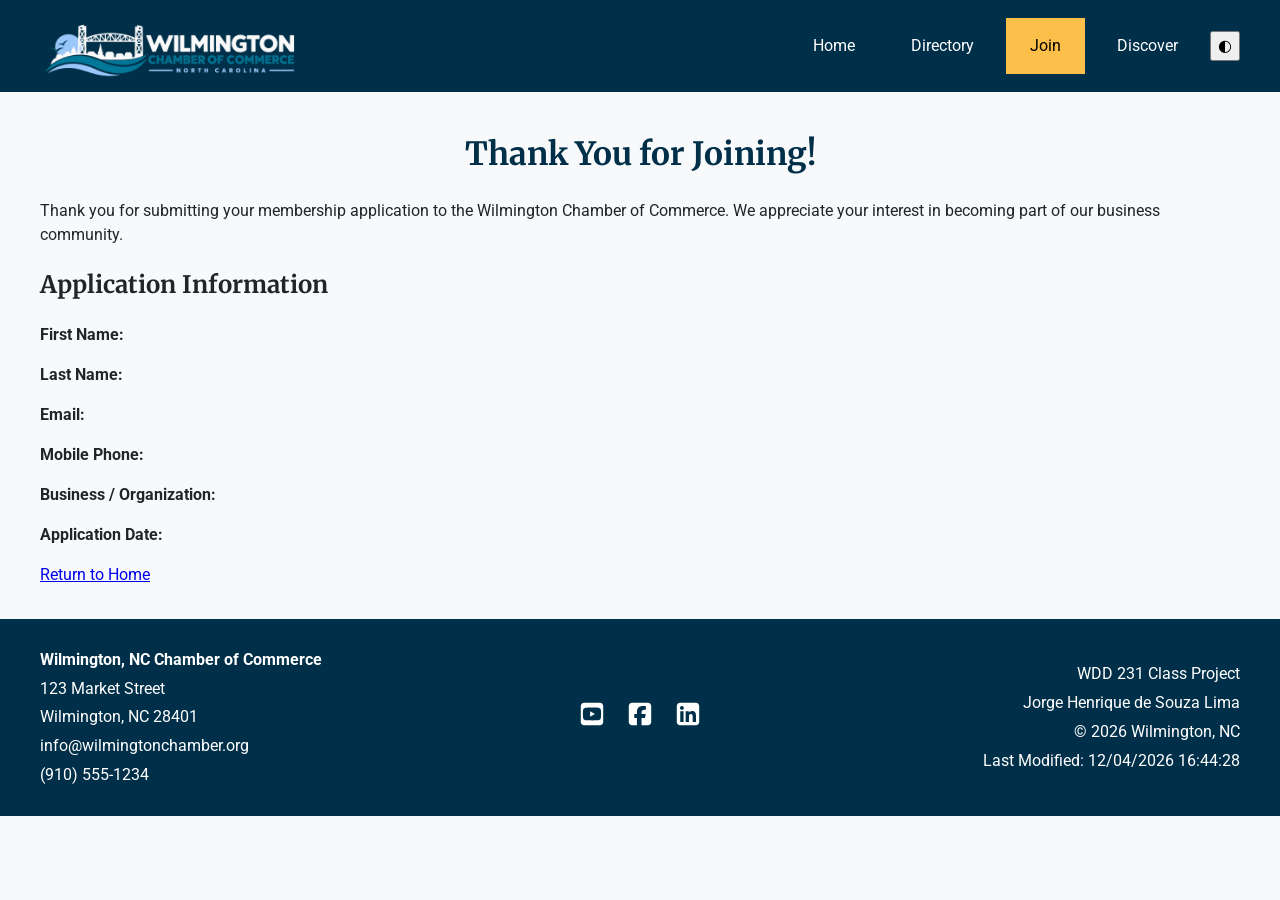
<file: chamber/thankyou.html>
<!DOCTYPE html>
<html lang="en">

<head>
    <meta charset="UTF-8">
    <meta name="viewport" content="width=device-width, initial-scale=1.0">

    <meta name="color-scheme" content="light">

    <title>Wilmington Chamber of Commerce | Thank You</title>

    <meta
        name="description"
        content="Thank you for applying to join the Wilmington Chamber of Commerce."
    >
    <meta name="author" content="Jorge Henrique de Souza Lima">

    <!-- Favicon -->
    <link rel="icon" href="images/favicon.ico">

    <!-- Open Graph -->
    <meta
        property="og:title"
        content="Wilmington Chamber of Commerce | Thank You"
    >
    <meta
        property="og:description"
        content="Thank you for applying to join the Wilmington Chamber of Commerce."
    >
    <meta
        property="og:image"
        content="https://jorgehlima.github.io/wdd231/chamber/images/chamber-logo.png"
    >
    <meta
        property="og:url"
        content="https://jorgehlima.github.io/wdd231/chamber/thankyou.html"
    >
    <meta property="og:type" content="website">

    <!-- Google Fonts -->
    <link rel="preconnect" href="https://fonts.googleapis.com">
    <link rel="preconnect" href="https://fonts.gstatic.com" crossorigin>

    <link
        href="https://fonts.googleapis.com/css2?family=Merriweather:wght@400;700&family=Roboto:wght@400;500;700&display=swap"
        rel="stylesheet"
    >

    <!-- Styles -->
    <link rel="stylesheet" href="styles/normalize.css">
    <link rel="stylesheet" href="styles/small.css">
    <link rel="stylesheet" href="styles/large.css">

    <!-- Scripts -->
    <script src="scripts/navigation.js" defer></script>
    <script src="scripts/date.js" defer></script>
    <script src="scripts/theme.js" defer></script>
    <script src="scripts/thankyou.js" defer></script>
</head>

<body>

    <header>
        <div class="header-container">

            <a href="index.html" class="brand">
                <img
                    src="images/chamber-logo.png"
                    alt="Wilmington Chamber of Commerce logo"
                    class="logo"
                    width="500"
                    height="300"
                >
            </a>

            <!-- Hamburger Button -->
            <button
                id="menu"
                type="button"
                aria-label="Open navigation menu"
                aria-expanded="false"
            ></button>

            <!-- Navigation -->
            <nav id="navigation">
                <ul class="navigation">

                    <li>
                        <a href="index.html">Home</a>
                    </li>

                    <li>
                        <a href="directory.html">Directory</a>
                    </li>

                    <li>
                        <a href="join.html" class="active">Join</a>
                    </li>

                    <li>
                        <a href="discover.html">Discover</a>
                    </li>

                    <!-- Dark Mode Button -->
                    <li>
                        <button
                            id="theme-toggle"
                            type="button"
                            aria-label="Switch to dark mode"
                            title="Switch to dark mode"
                        >
                            ◐
                        </button>
                    </li>

                </ul>
            </nav>

        </div>
    </header>

    <main class="thankyou-main">

        <section class="thankyou-card">

            <h1>Thank You for Joining!</h1>

            <p class="thankyou-message">
                Thank you for submitting your membership application
                to the Wilmington Chamber of Commerce. We appreciate
                your interest in becoming part of our business community.
            </p>

            <h2>Application Information</h2>

            <div class="application-summary">

                <p>
                    <strong>First Name:</strong>
                    <span id="first-name"></span>
                </p>

                <p>
                    <strong>Last Name:</strong>
                    <span id="last-name"></span>
                </p>

                <p>
                    <strong>Email:</strong>
                    <span id="email"></span>
                </p>

                <p>
                    <strong>Mobile Phone:</strong>
                    <span id="phone"></span>
                </p>

                <p>
                    <strong>Business / Organization:</strong>
                    <span id="organization"></span>
                </p>

                <p>
                    <strong>Application Date:</strong>
                    <span id="application-date"></span>
                </p>

            </div>

            <a href="index.html" class="return-home">
                Return to Home
            </a>

        </section>

    </main>

    <footer>
        <div class="footer-container">

            <div class="contact-info">
                <p>
                    <strong>Wilmington, NC Chamber of Commerce</strong>
                </p>
                <p>123 Market Street</p>
                <p>Wilmington, NC 28401</p>
                <p>info@wilmingtonchamber.org</p>
                <p>(910) 555-1234</p>
            </div>

            <div class="social-links">

                <a
                    href="https://www.youtube.com/"
                    target="_blank"
                    rel="noopener noreferrer"
                    aria-label="YouTube"
                >
                    <img
                        src="images/youtube.svg"
                        alt=""
                        width="32"
                        height="32"
                    >
                </a>

                <a
                    href="https://www.facebook.com/"
                    target="_blank"
                    rel="noopener noreferrer"
                    aria-label="Facebook"
                >
                    <img
                        src="images/facebook.svg"
                        alt=""
                        width="32"
                        height="32"
                    >
                </a>

                <a
                    href="https://www.linkedin.com/"
                    target="_blank"
                    rel="noopener noreferrer"
                    aria-label="LinkedIn"
                >
                    <img
                        src="images/linkedin.svg"
                        alt=""
                        width="32"
                        height="32"
                    >
                </a>

            </div>

            <div class="development-info">
                <p>WDD 231 Class Project</p>
                <p>Jorge Henrique de Souza Lima</p>

                <p>
                    &copy;
                    <span id="currentyear"></span>
                    Wilmington, NC
                </p>

                <p id="lastModified"></p>
            </div>

        </div>
    </footer>

</body>
</html>
</file>
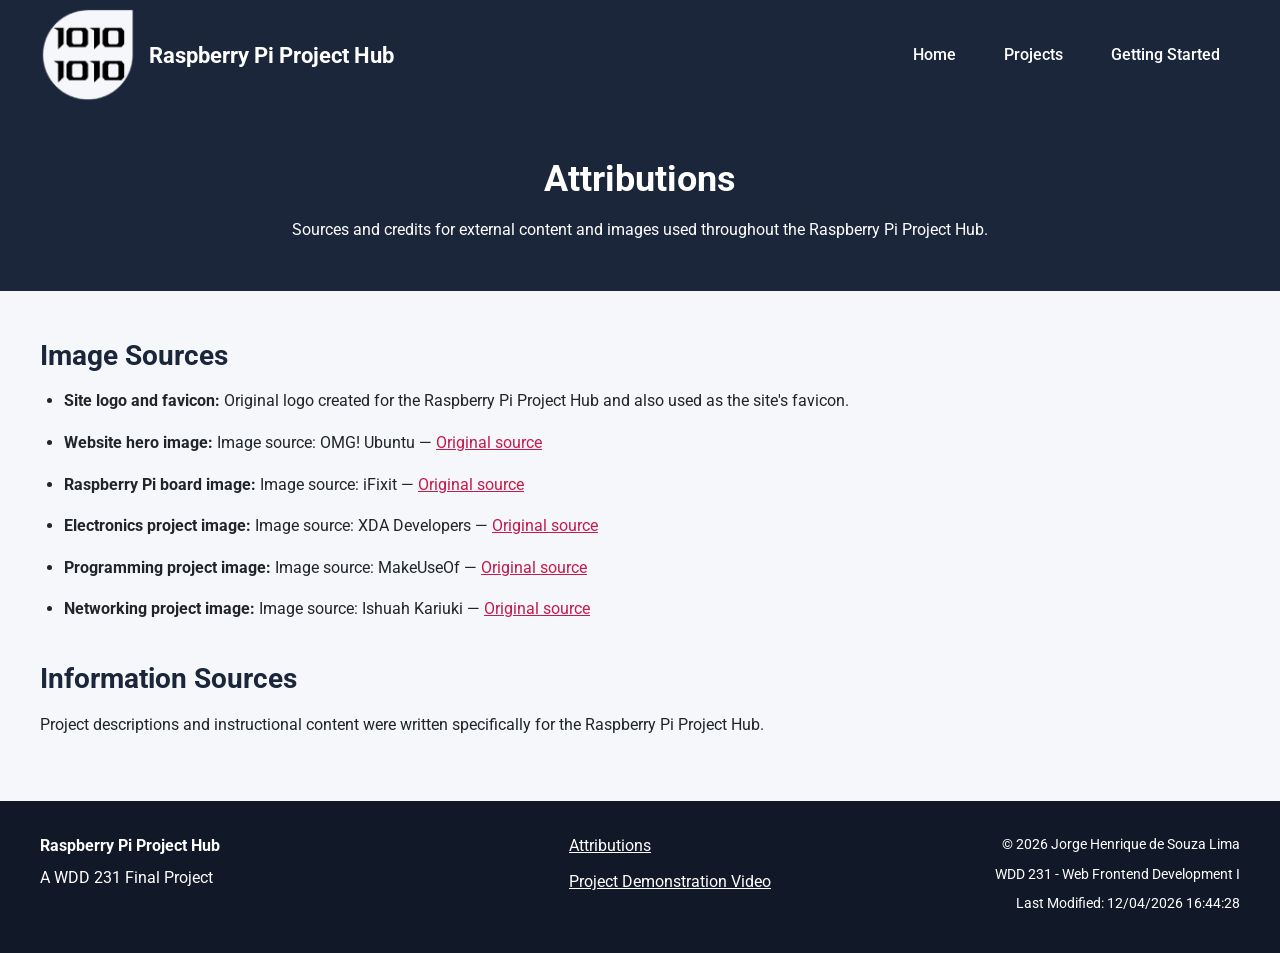
<file: final/attributions.html>
<!DOCTYPE html>
<html lang="en">

<head>
    <meta charset="UTF-8">
    <meta name="viewport" content="width=device-width, initial-scale=1.0">

    <meta name="description"
        content="Sources and attributions for content and images used by the Raspberry Pi Project Hub.">
    <meta name="author" content="Jorge Henrique de Souza Lima">

    <!-- Open Graph -->
    <meta property="og:title"
        content="Attributions | Raspberry Pi Project Hub">
    <meta property="og:description"
        content="Sources and credits for external content and images used by the Raspberry Pi Project Hub.">
    <meta property="og:type" content="website">
    <meta property="og:url"
        content="https://jorgehlima.github.io/wdd231/final/attributions.html">
    <meta property="og:image"
        content="https://jorgehlima.github.io/wdd231/final/images/raspberry-pi-hero.webp">

    <title>Attributions | Raspberry Pi Project Hub</title>

    <link rel="icon" href="images/favicon.ico">

    <link rel="preconnect" href="https://fonts.googleapis.com">
    <link rel="preconnect" href="https://fonts.gstatic.com" crossorigin>
    <link
        href="https://fonts.googleapis.com/css2?family=Roboto:wght@400;500;700&display=swap"
        rel="stylesheet">

    <link rel="stylesheet" href="styles/small.css">
    <link rel="stylesheet" href="styles/large.css">

    <script type="module" src="scripts/main.js"></script>
</head>

<body>
    <header>
        <div class="header-container">
            <a class="brand" href="index.html">
                <img
                    src="images/logo.webp"
                    alt="Raspberry Pi Project Hub logo"
                    width="96"
                    height="96">
                <span>Raspberry Pi Project Hub</span>
            </a>

            <button
                id="menu"
                type="button"
                aria-label="Open navigation menu"
                aria-expanded="false"
                aria-controls="navigation">
                &#9776;
            </button>

            <nav id="navigation" aria-label="Main navigation">
                <ul class="navigation">
                    <li><a href="index.html">Home</a></li>
                    <li><a href="projects.html">Projects</a></li>
                    <li>
                        <a href="getting-started.html">
                            Getting Started
                        </a>
                    </li>
                </ul>
            </nav>
        </div>
    </header>

    <main>
        <section class="attributions-hero">
            <div class="section-container">
                <h1>Attributions</h1>
                <p>
                    Sources and credits for external content and images
                    used throughout the Raspberry Pi Project Hub.
                </p>
            </div>
        </section>

        <section class="attributions-content">
            <div class="section-container">
                <h2>Image Sources</h2>

                <ul class="attribution-list">
                    <li>
                        <strong>Site logo and favicon:</strong>
                        Original logo created for the Raspberry Pi Project Hub
                        and also used as the site's favicon.
                    </li>

                    <li>
                        <strong>Website hero image:</strong>
                        Image source: OMG! Ubuntu —
                        <a href="https://www.omgubuntu.co.uk/2020/05/raspberry-pi-4-8gb-ram">
                            Original source
                        </a>
                    </li>

                    <li>
                        <strong>Raspberry Pi board image:</strong>
                        Image source: iFixit —
                        <a href="https://valkyrie.cdn.ifixit.com/media/2026/03/18033251/featured-pi.jpeg">
                            Original source
                        </a>
                    </li>

                    <li>
                        <strong>Electronics project image:</strong>
                        Image source: XDA Developers —
                        <a href="https://static0.xdaimages.com/wordpress/wp-content/uploads/wm/2024/04/raspberry-pi-5.jpg?w=1600&h=900&fit=crop">
                            Original source
                        </a>
                    </li>

                    <li>
                        <strong>Programming project image:</strong>
                        Image source: MakeUseOf —
                        <a href="https://static0.makeuseofimages.com/wordpress/wp-content/uploads/2024/12/raspberry-pi-5-standing-on-laptop-keyboard-with-code-on-screen-background.jpg?q=70&fit=crop&w=1600&h=900&dpr=1">
                            Original source
                        </a>
                    </li>

                    <li>
                        <strong>Networking project image:</strong>
                        Image source: Ishuah Kariuki —
                        <a href="https://ishuah.com/images/rpi-network-topology.jpg">
                            Original source
                        </a>
                    </li>
                </ul>

                <h2>Information Sources</h2>

                <p>
                    Project descriptions and instructional content were written
                    specifically for the Raspberry Pi Project Hub.
                </p>
            </div>
        </section>
    </main>

    <footer>
        <div class="footer-container">
            <div class="footer-brand">
                <p><strong>Raspberry Pi Project Hub</strong></p>
                <p>A WDD 231 Final Project</p>
            </div>

            <div class="footer-links">
                <a href="attributions.html">Attributions</a>

                <!-- Demonstration video -->
                <a href="https://youtu.be/j6EofhtlgTs"
                target="_blank"
                rel="noopener noreferrer">
                Project Demonstration Video
                </a>
            </div>

            <div class="footer-course">
                <p>
                    &copy;
                    <span id="current-year"></span>
                    Jorge Henrique de Souza Lima
                </p>
                <p>WDD 231 - Web Frontend Development I</p>
                <p id="last-modified"></p>
            </div>
        </div>
    </footer>
</body>

</html>
</file>
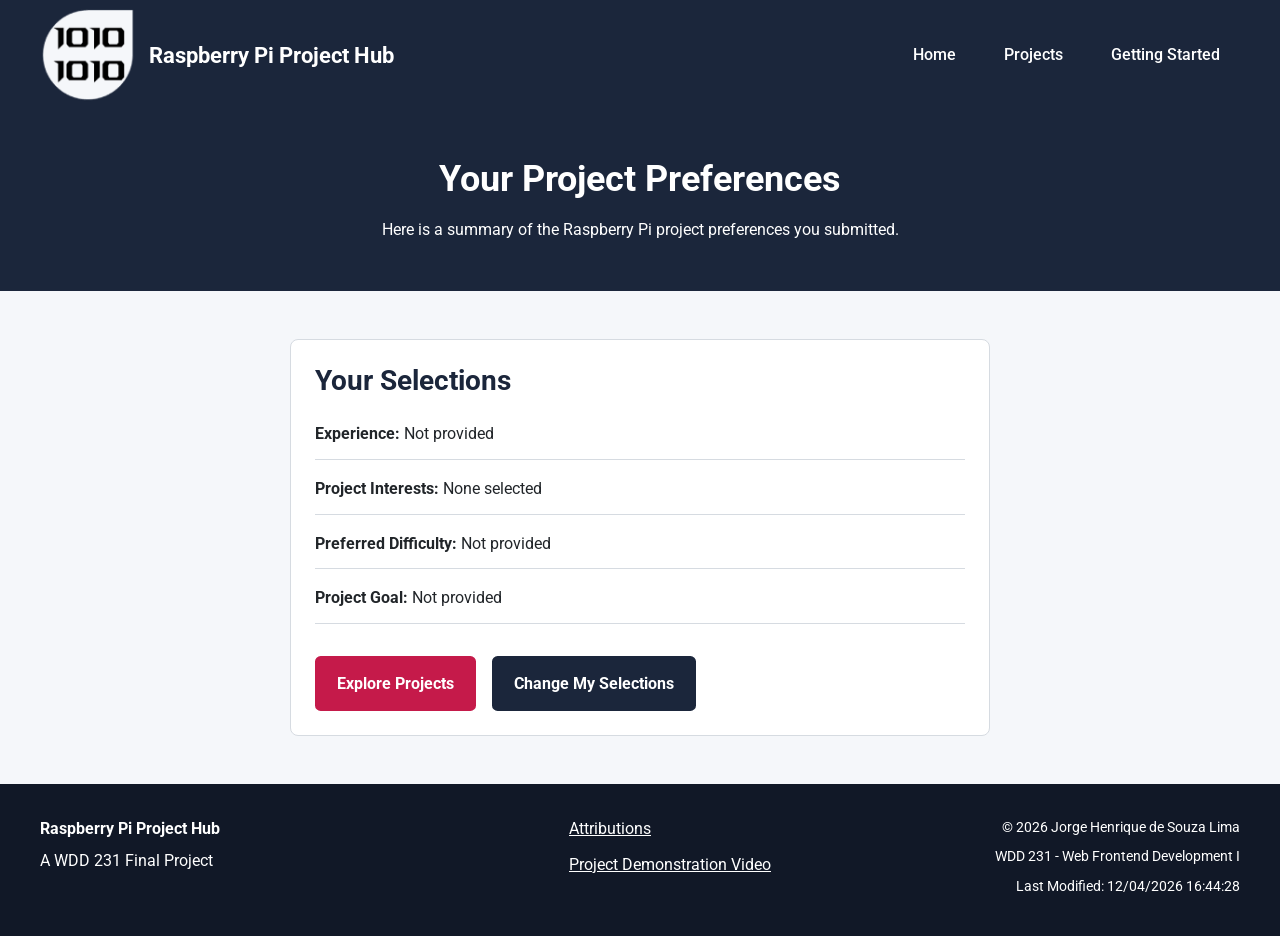
<file: final/form-action.html>
<!DOCTYPE html>
<html lang="en">

<head>
    <meta charset="UTF-8">
    <meta name="viewport" content="width=device-width, initial-scale=1.0">

    <meta name="description"
        content="View your Raspberry Pi project preferences and recommended next steps.">
    <meta name="author" content="Jorge Henrique de Souza Lima">

    <meta property="og:title"
        content="Project Recommendation | Raspberry Pi Project Hub">
    <meta property="og:description"
        content="Review your Raspberry Pi project preferences and find your next project.">
    <meta property="og:type" content="website">
    <meta property="og:url"
        content="https://jorgehlima.github.io/wdd231/final/form-action.html">
    <meta property="og:image"
        content="https://jorgehlima.github.io/wdd231/final/images/raspberry-pi-hero.webp">

    <title>Project Recommendation | Raspberry Pi Project Hub</title>

    <link rel="icon" href="images/favicon.ico">

    <link rel="preconnect" href="https://fonts.googleapis.com">
    <link rel="preconnect"
        href="https://fonts.gstatic.com"
        crossorigin>

    <link
        href="https://fonts.googleapis.com/css2?family=Roboto:wght@400;500;700&display=swap"
        rel="stylesheet">

    <link rel="stylesheet" href="styles/small.css">
    <link rel="stylesheet" href="styles/large.css">

    <script type="module" src="scripts/main.js"></script>
    <script type="module" src="scripts/form-action.js"></script>
</head>

<body>
    <header>
        <div class="header-container">
            <a class="brand" href="index.html">
                <img
                    src="images/logo.webp"
                    alt="Raspberry Pi Project Hub logo"
                    width="96"
                    height="96">
                <span>Raspberry Pi Project Hub</span>
            </a>

            <button
                id="menu"
                type="button"
                aria-label="Open navigation menu"
                aria-expanded="false"
                aria-controls="navigation">
                &#9776;
            </button>

            <nav id="navigation" aria-label="Main navigation">
                <ul class="navigation">
                    <li>
                        <a href="index.html">Home</a>
                    </li>
                    <li>
                        <a href="projects.html">Projects</a>
                    </li>
                    <li>
                        <a href="getting-started.html">
                            Getting Started
                        </a>
                    </li>
                </ul>
            </nav>
        </div>
    </header>

    <main>
        <section class="form-action-hero">
            <div class="section-container">
                <h1>Your Project Preferences</h1>
                <p>
                    Here is a summary of the Raspberry Pi project
                    preferences you submitted.
                </p>
            </div>
        </section>

        <section class="form-results">
            <div class="section-container">
                <div class="results-card">
                    <h2>Your Selections</h2>

                    <div id="submitted-data"
                        aria-live="polite">
                    </div>

                    <div class="results-actions">
                        <a class="button"
                            href="projects.html">
                            Explore Projects
                        </a>

                        <a class="button secondary-button"
                            href="getting-started.html">
                            Change My Selections
                        </a>
                    </div>
                </div>
            </div>
        </section>
    </main>

    <footer>
        <div class="footer-container">
            <div class="footer-brand">
                <p><strong>Raspberry Pi Project Hub</strong></p>
                <p>A WDD 231 Final Project</p>
            </div>

            <div class="footer-links">
                <a href="attributions.html">Attributions</a>

                <!-- Demonstration video -->
                <a href="https://youtu.be/j6EofhtlgTs"
                target="_blank"
                rel="noopener noreferrer">
                Project Demonstration Video
                </a>
            </div>

            <div class="footer-course">
                <p>
                    &copy;
                    <span id="current-year"></span>
                    Jorge Henrique de Souza Lima
                </p>
                <p>WDD 231 - Web Frontend Development I</p>
                <p id="last-modified"></p>
            </div>
        </div>
    </footer>
</body>

</html>
</file>
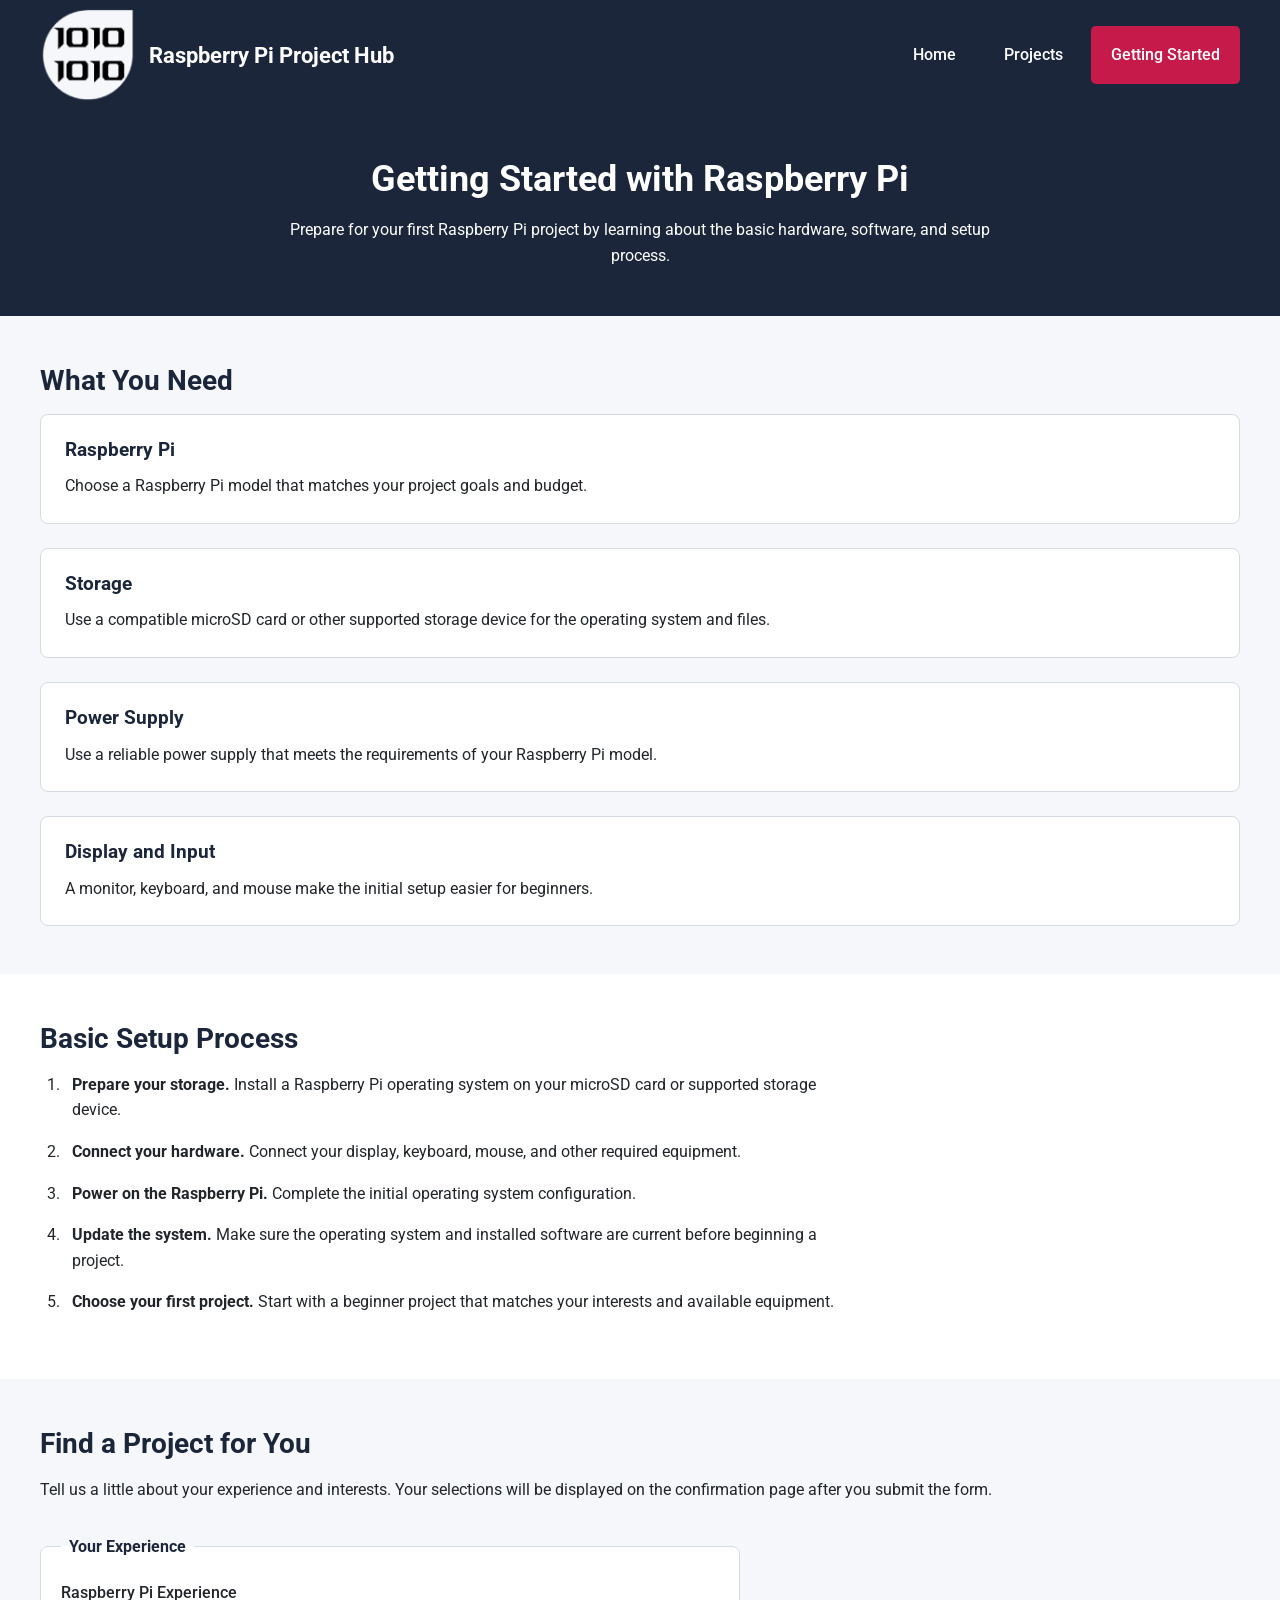
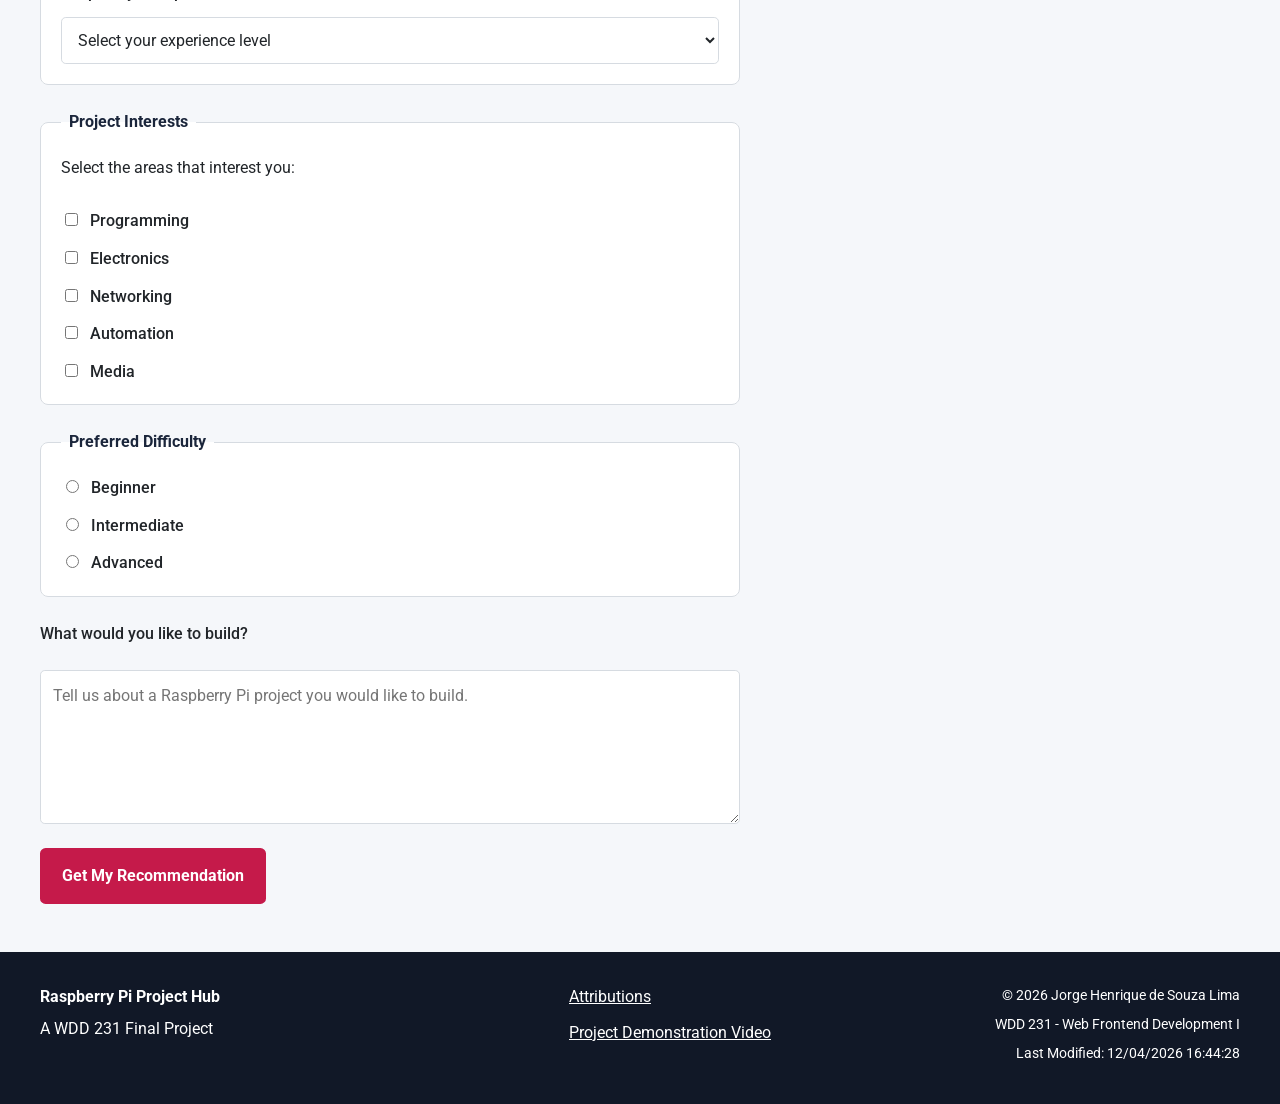
<file: final/getting-started.html>
<!DOCTYPE html>
<html lang="en">

<head>
    <meta charset="UTF-8">
    <meta name="viewport" content="width=device-width, initial-scale=1.0">

    <meta name="description"
        content="Learn what you need to get started with Raspberry Pi, including essential hardware, software, and beginner project recommendations.">
    <meta name="author" content="Jorge Henrique de Souza Lima">

    <meta property="og:title" content="Getting Started | Raspberry Pi Project Hub">
    <meta property="og:description"
        content="Learn what hardware and software you need to begin building Raspberry Pi projects.">
    <meta property="og:type" content="website">
    <meta property="og:url"
    content="https://jorgehlima.github.io/wdd231/final/getting-started.html">
    <meta property="og:image"
    content="https://jorgehlima.github.io/wdd231/final/images/raspberry-pi-hero.webp">

    <title>Getting Started | Raspberry Pi Project Hub</title>

    <link rel="icon" href="images/favicon.ico">

    <link rel="preconnect" href="https://fonts.googleapis.com">
    <link rel="preconnect" href="https://fonts.gstatic.com" crossorigin>
    <link
        href="https://fonts.googleapis.com/css2?family=Roboto:wght@400;500;700&display=swap"
        rel="stylesheet">

    <link rel="stylesheet" href="styles/small.css">
    <link rel="stylesheet" href="styles/large.css">

    <script type="module" src="scripts/main.js"></script>
</head>

<body>
    <header>
        <div class="header-container">
            <a class="brand" href="index.html">
                <img src="images/logo.webp"
                    alt="Raspberry Pi Project Hub logo"
                    width="96"
                    height="96">
                <span>Raspberry Pi Project Hub</span>
            </a>

            <button id="menu"
                type="button"
                aria-label="Open navigation menu"
                aria-expanded="false"
                aria-controls="navigation">
                &#9776;
            </button>

            <nav id="navigation" aria-label="Main navigation">
                <ul class="navigation">
                    <li><a href="index.html">Home</a></li>
                    <li><a href="projects.html">Projects</a></li>
                    <li>
                        <a href="getting-started.html"
                            class="active"
                            aria-current="page">
                            Getting Started
                        </a>
                    </li>
                </ul>
            </nav>
        </div>
    </header>

    <main>
        <section class="getting-started-hero">
            <div class="section-container">
                <h1>Getting Started with Raspberry Pi</h1>
                <p>
                    Prepare for your first Raspberry Pi project by learning
                    about the basic hardware, software, and setup process.
                </p>
            </div>
        </section>

        <section class="getting-started-guide">
            <div class="section-container">
                <h2>What You Need</h2>

                <div class="starter-cards">
                    <article class="starter-card">
                        <h3>Raspberry Pi</h3>
                        <p>
                            Choose a Raspberry Pi model that matches your
                            project goals and budget.
                        </p>
                    </article>

                    <article class="starter-card">
                        <h3>Storage</h3>
                        <p>
                            Use a compatible microSD card or other supported
                            storage device for the operating system and files.
                        </p>
                    </article>

                    <article class="starter-card">
                        <h3>Power Supply</h3>
                        <p>
                            Use a reliable power supply that meets the
                            requirements of your Raspberry Pi model.
                        </p>
                    </article>

                    <article class="starter-card">
                        <h3>Display and Input</h3>
                        <p>
                            A monitor, keyboard, and mouse make the initial
                            setup easier for beginners.
                        </p>
                    </article>
                </div>
            </div>
        </section>

        <section class="setup-steps">
            <div class="section-container">
                <h2>Basic Setup Process</h2>

                <ol class="setup-list">
                    <li>
                        <strong>Prepare your storage.</strong>
                        Install a Raspberry Pi operating system on your
                        microSD card or supported storage device.
                    </li>

                    <li>
                        <strong>Connect your hardware.</strong>
                        Connect your display, keyboard, mouse, and other
                        required equipment.
                    </li>

                    <li>
                        <strong>Power on the Raspberry Pi.</strong>
                        Complete the initial operating system configuration.
                    </li>

                    <li>
                        <strong>Update the system.</strong>
                        Make sure the operating system and installed software
                        are current before beginning a project.
                    </li>

                    <li>
                        <strong>Choose your first project.</strong>
                        Start with a beginner project that matches your
                        interests and available equipment.
                    </li>
                </ol>
            </div>
        </section>

        <section class="project-recommendation">
            <div class="section-container">
                <h2>Find a Project for You</h2>

                <p>
                    Tell us a little about your experience and interests.
                    Your selections will be displayed on the confirmation
                    page after you submit the form.
                </p>

                <form class="project-form"
                    method="get"
                    action="form-action.html">

                    <fieldset>
                        <legend>Your Experience</legend>

                        <label for="experience">
                            Raspberry Pi Experience
                        </label>

                        <select id="experience"
                            name="experience"
                            required>
                            <option value="" disabled selected>
                                Select your experience level
                            </option>
                            <option value="beginner">
                                Beginner
                            </option>
                            <option value="intermediate">
                                Intermediate
                            </option>
                            <option value="advanced">
                                Advanced
                            </option>
                        </select>
                    </fieldset>

                    <fieldset>
                        <legend>Project Interests</legend>

                        <p>Select the areas that interest you:</p>

                        <label>
                            <input type="checkbox"
                                name="interest"
                                value="programming">
                            Programming
                        </label>

                        <label>
                            <input type="checkbox"
                                name="interest"
                                value="electronics">
                            Electronics
                        </label>

                        <label>
                            <input type="checkbox"
                                name="interest"
                                value="networking">
                            Networking
                        </label>

                        <label>
                            <input type="checkbox"
                                name="interest"
                                value="automation">
                            Automation
                        </label>

                        <label>
                            <input type="checkbox"
                                name="interest"
                                value="media">
                            Media
                        </label>
                    </fieldset>

                    <fieldset>
                        <legend>Preferred Difficulty</legend>

                        <label>
                            <input type="radio"
                                name="difficulty"
                                value="beginner"
                                required>
                            Beginner
                        </label>

                        <label>
                            <input type="radio"
                                name="difficulty"
                                value="intermediate">
                            Intermediate
                        </label>

                        <label>
                            <input type="radio"
                                name="difficulty"
                                value="advanced">
                            Advanced
                        </label>
                    </fieldset>

                    <label for="project-goal">
                        What would you like to build?
                    </label>

                    <textarea id="project-goal"
                        name="goal"
                        rows="5"
                        placeholder="Tell us about a Raspberry Pi project you would like to build."></textarea>

                    <button class="button"
                        type="submit">
                        Get My Recommendation
                    </button>
                </form>
            </div>
        </section>
    </main>

    <footer>
        <div class="footer-container">
            <div class="footer-brand">
                <p><strong>Raspberry Pi Project Hub</strong></p>
                <p>A WDD 231 Final Project</p>
            </div>

            <div class="footer-links">
                <a href="attributions.html">Attributions</a>
                
                <!-- Demonstration video -->
                <a href="https://youtu.be/j6EofhtlgTs"
                target="_blank"
                rel="noopener noreferrer">
                Project Demonstration Video
                </a>
            </div>

            <div class="footer-course">
                <p>&copy; <span id="current-year"></span> Jorge Henrique de Souza Lima</p>
                <p>WDD 231 - Web Frontend Development I</p>
                <p id="last-modified"></p>
            </div>
        </div>
    </footer>
</body>

</html>
</file>
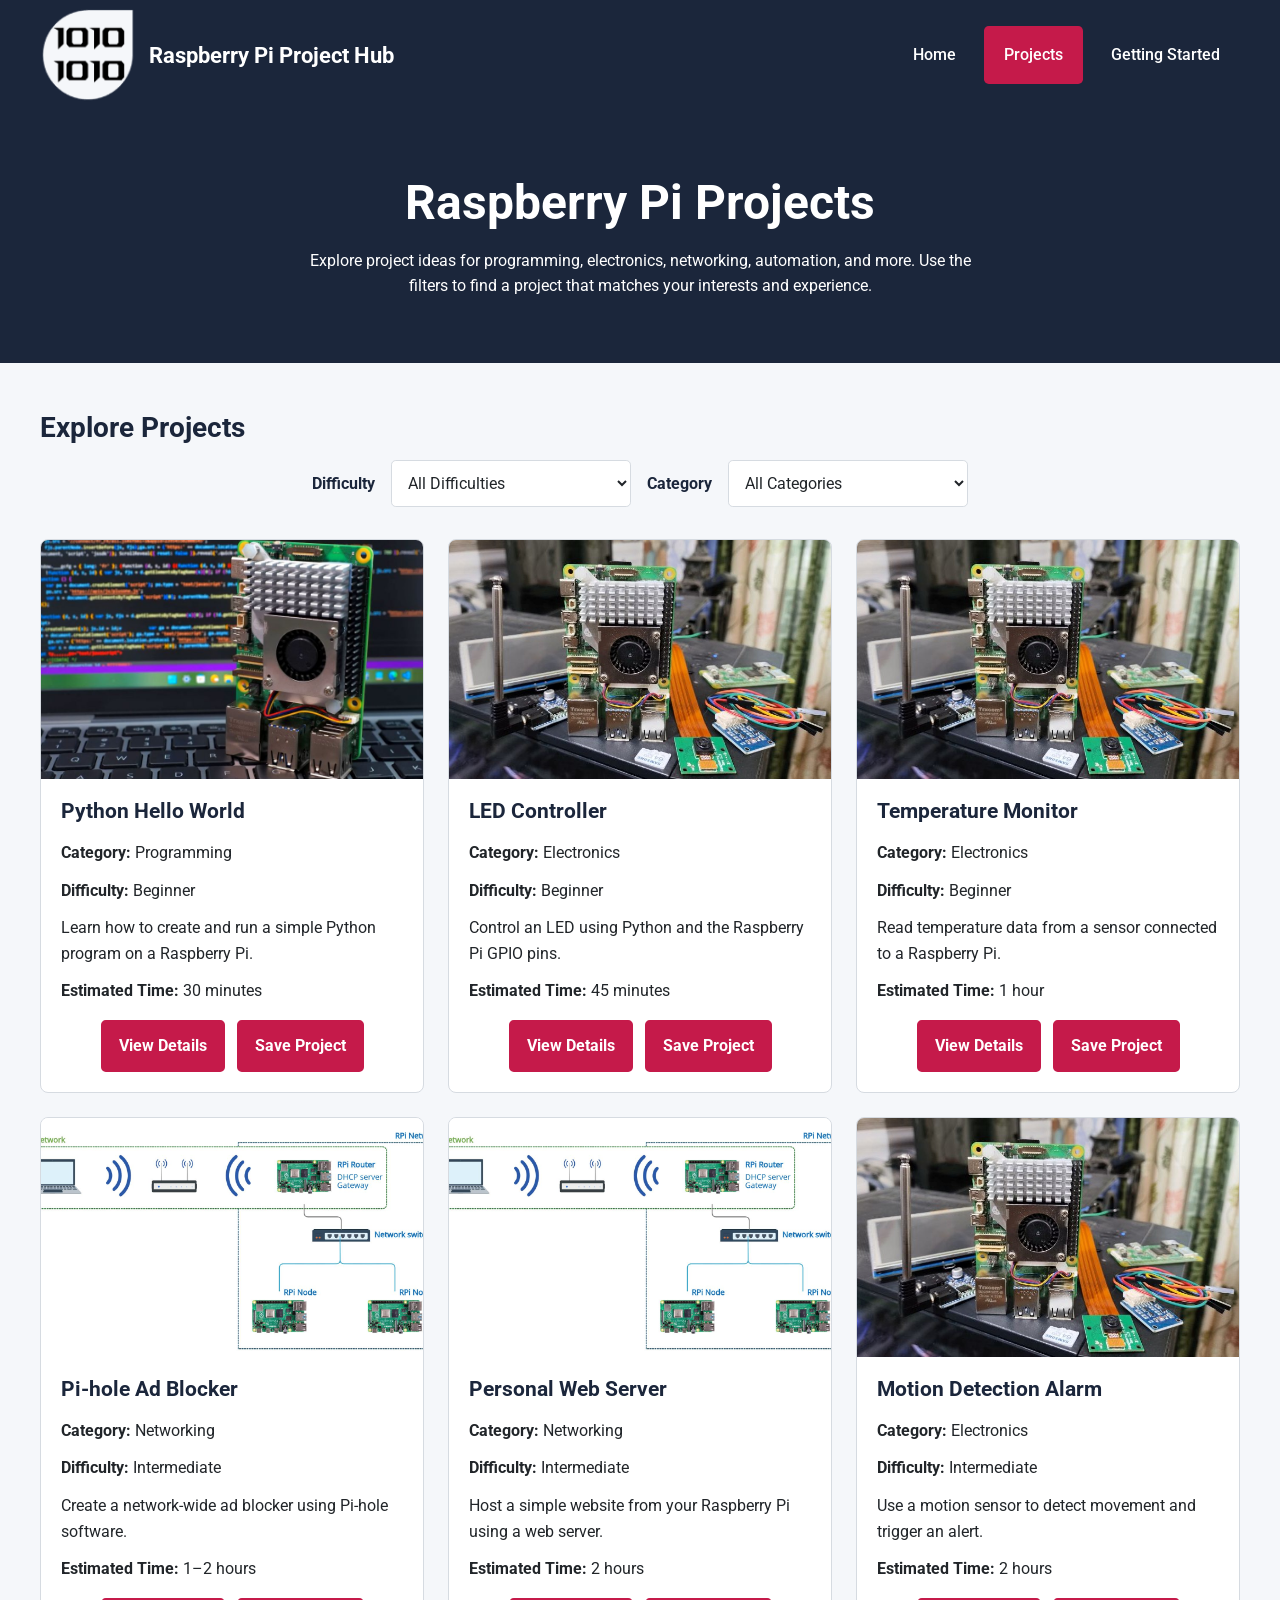
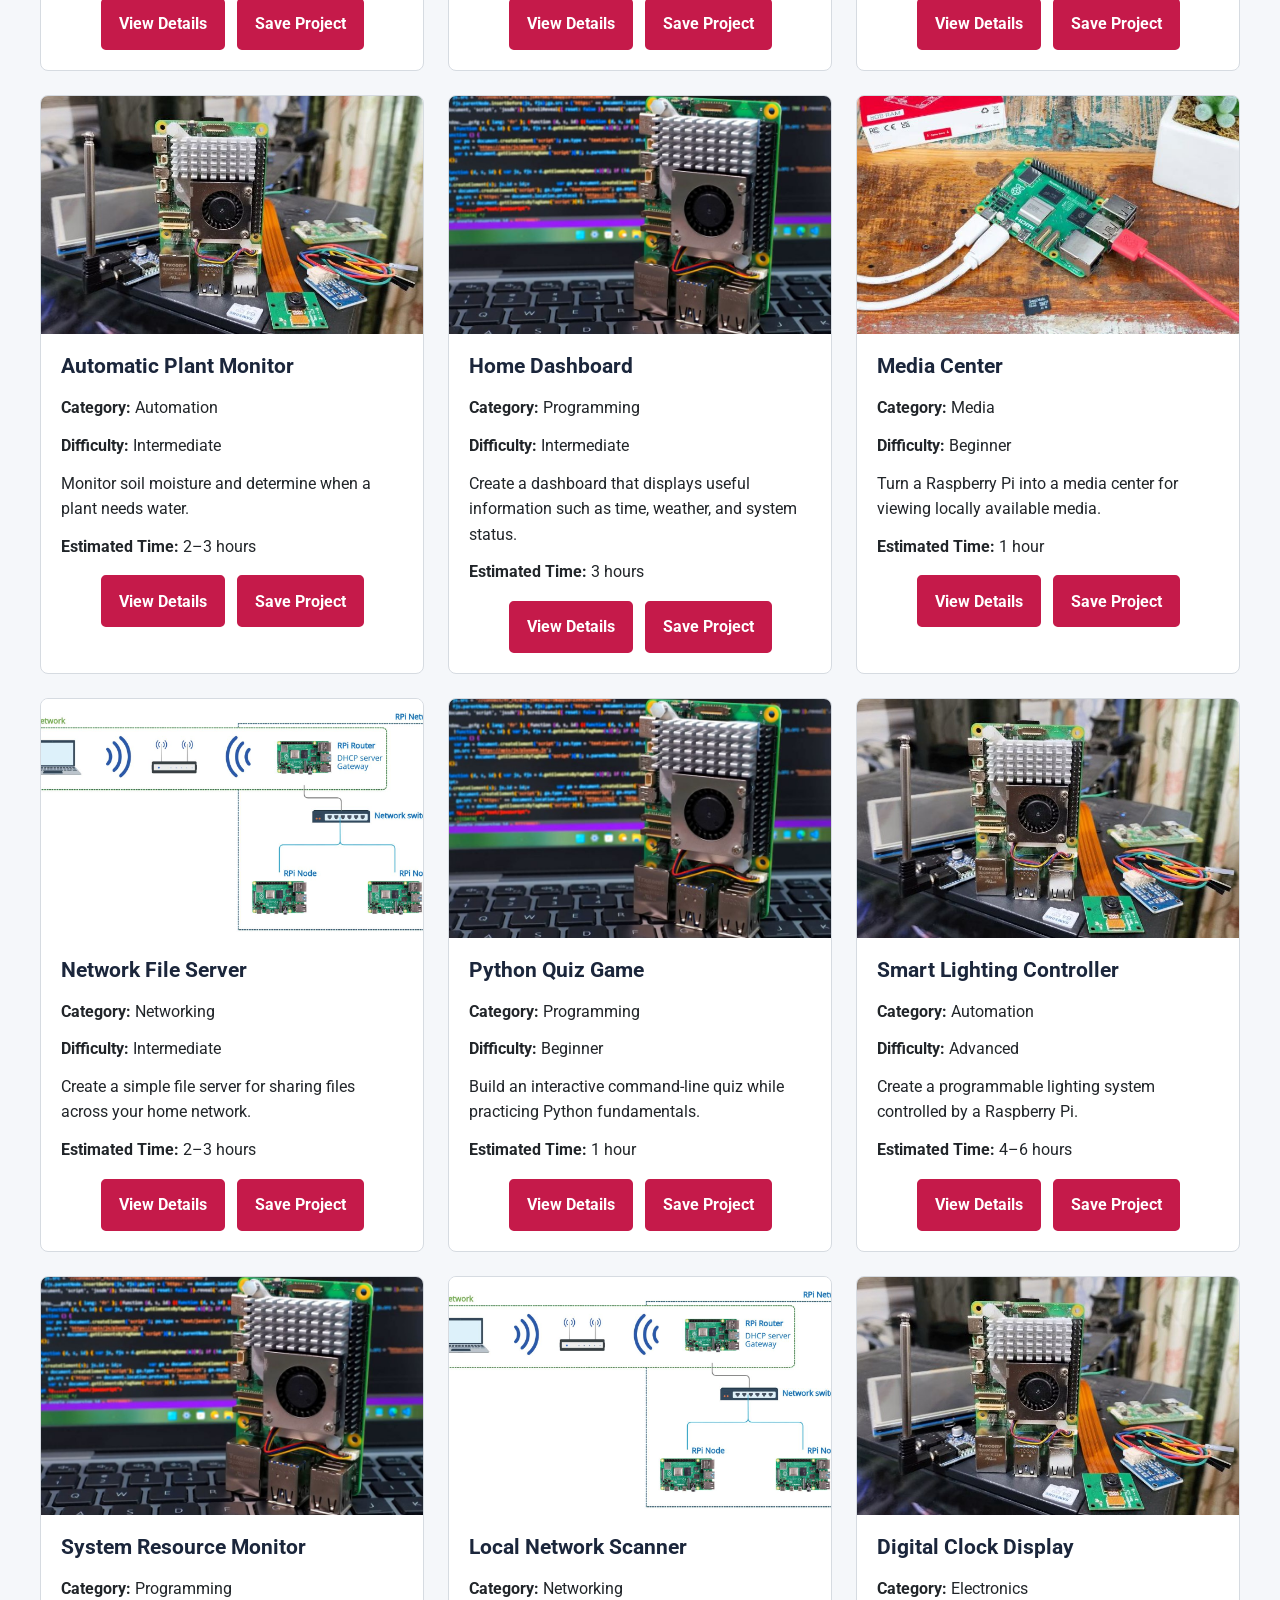
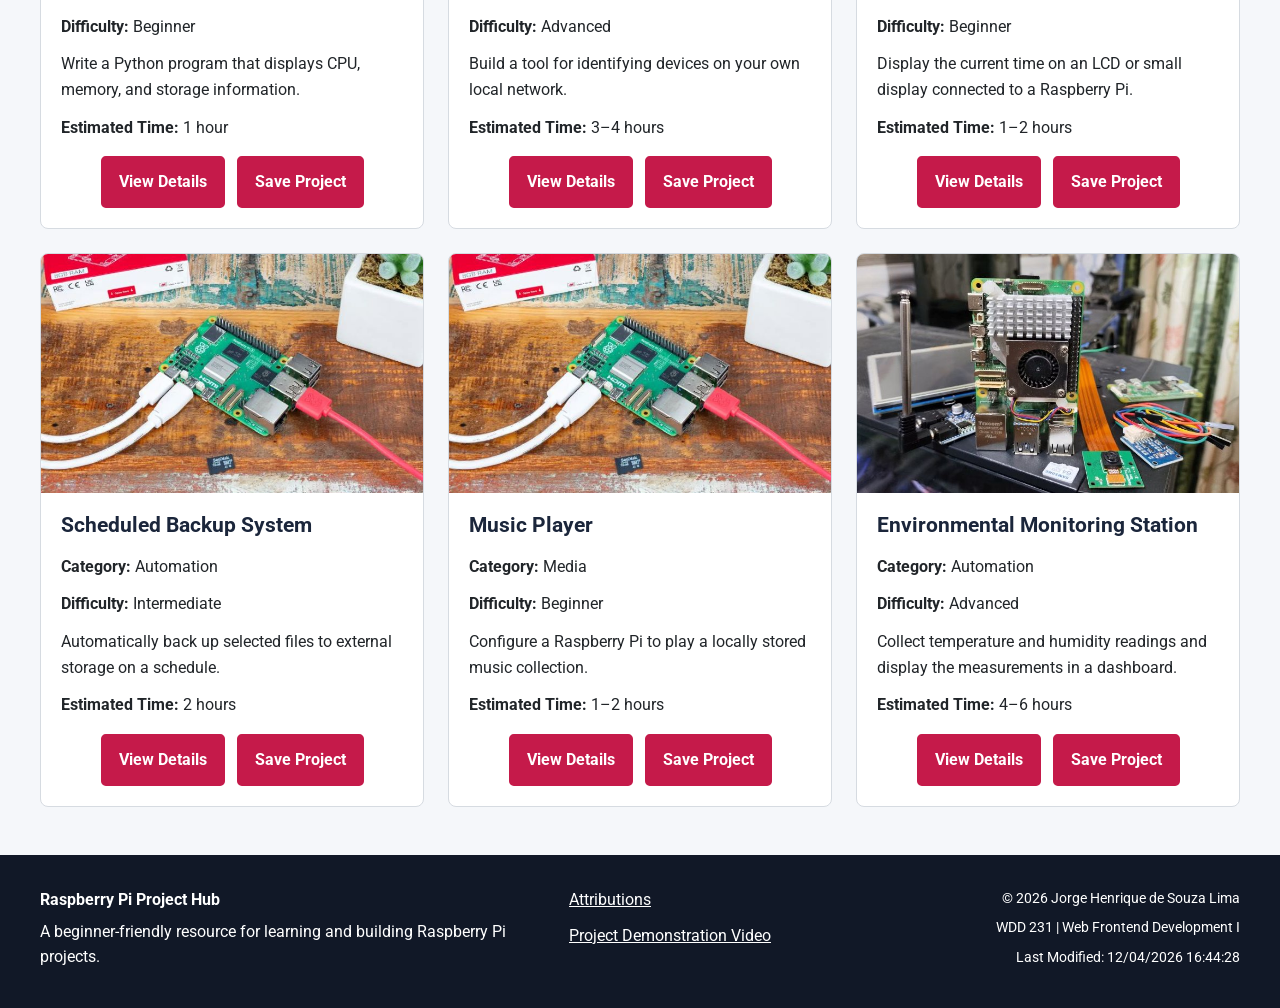
<file: final/projects.html>
<!DOCTYPE html>
<html lang="en">

<head>
    <meta charset="UTF-8">
    <meta name="viewport" content="width=device-width, initial-scale=1.0">

    <meta name="description"
        content="Explore beginner-friendly Raspberry Pi projects for programming, electronics, networking, automation, and more.">
    <meta name="author" content="Jorge Henrique de Souza Lima">

    <!-- Open Graph -->
    <meta property="og:title" content="Raspberry Pi Projects | Raspberry Pi Project Hub">
    <meta property="og:description"
        content="Discover Raspberry Pi project ideas organized by category and difficulty level.">
    <meta property="og:type" content="website">
    <meta property="og:url"
        content="https://jorgehlima.github.io/wdd231/final/projects.html">
    <meta property="og:image"
        content="https://jorgehlima.github.io/wdd231/final/images/raspberry-pi-hero.webp">

    <title>Raspberry Pi Projects | Raspberry Pi Project Hub</title>

    <link rel="icon" href="images/favicon.ico">

    <link rel="preconnect" href="https://fonts.googleapis.com">
    <link rel="preconnect" href="https://fonts.gstatic.com" crossorigin>
    <link
        href="https://fonts.googleapis.com/css2?family=Roboto:wght@400;500;700&display=swap"
        rel="stylesheet">

    <link rel="stylesheet" href="styles/small.css">
    <link rel="stylesheet" href="styles/large.css">

    <script type="module" src="scripts/main.js"></script>
    <script type="module" src="scripts/projects.js"></script>
</head>

<body>

    <header>
        <div class="header-container">

            <a class="brand"
                href="index.html"
                aria-label="Raspberry Pi Project Hub home">

                <img
                    src="images/logo.webp"
                    alt="Raspberry Pi Project Hub logo"
                    width="96"
                    height="96">

                <span>Raspberry Pi Project Hub</span>
            </a>

            <button
                id="menu"
                type="button"
                aria-label="Open navigation menu"
                aria-expanded="false"
                aria-controls="navigation">
                &#9776;
            </button>

            <nav id="navigation" aria-label="Main navigation">
                <ul class="navigation">
                    <li>
                        <a href="index.html">Home</a>
                    </li>

                    <li>
                        <a
                            href="projects.html"
                            class="active"
                            aria-current="page">
                            Projects
                        </a>
                    </li>

                    <li>
                        <a href="getting-started.html">
                            Getting Started
                        </a>
                    </li>
                </ul>
            </nav>

        </div>
    </header>

    <main>

        <section class="projects-hero">
            <div class="section-container">

                <h1>Raspberry Pi Projects</h1>

                <p>
                    Explore project ideas for programming, electronics,
                    networking, automation, and more. Use the filters to
                    find a project that matches your interests and experience.
                </p>

            </div>
        </section>


        <section class="project-library">

            <div class="section-container">

                <h2>Explore Projects</h2>

                <!-- Project Filters -->
                <div class="project-filters">

                    <label for="difficulty-filter">
                        Difficulty
                    </label>

                    <select id="difficulty-filter">
                        <option value="all">All Difficulties</option>
                        <option value="beginner">Beginner</option>
                        <option value="intermediate">Intermediate</option>
                        <option value="advanced">Advanced</option>
                    </select>


                    <label for="category-filter">
                        Category
                    </label>

                    <select id="category-filter">
                        <option value="all">All Categories</option>
                        <option value="programming">Programming</option>
                        <option value="electronics">Electronics</option>
                        <option value="networking">Networking</option>
                        <option value="automation">Automation</option>
                        <option value="media">Media</option>
                    </select>

                </div>

                <!-- JavaScript inserts project cards here -->
                <div
                    id="project-cards"
                    class="project-cards"
                    aria-live="polite">
                </div>

            </div>

        </section>


        <!-- Project Details Modal -->
        <dialog id="project-details">

            <button
                id="close-dialog"
                type="button"
                aria-label="Close project details">
                &times;
            </button>

            <div id="dialog-content">
            </div>

        </dialog>

    </main>


    <footer>
        <div class="footer-container">

            <div class="footer-brand">
                <p>
                    <strong>Raspberry Pi Project Hub</strong>
                </p>

                <p>
                    A beginner-friendly resource for learning and building
                    Raspberry Pi projects.
                </p>
            </div>

            <div class="footer-links">
                <a href="attributions.html">Attributions</a>

                <!-- Demonstration video -->
                <a href="https://youtu.be/j6EofhtlgTs"
                target="_blank"
                rel="noopener noreferrer">
                Project Demonstration Video
                </a>
            </div>

            <div class="footer-course">

                <p>
                    &copy;
                    <span id="current-year"></span>
                    Jorge Henrique de Souza Lima
                </p>

                <p>
                    WDD 231 | Web Frontend Development I
                </p>

                <p id="last-modified"></p>

            </div>

        </div>
    </footer>

</body>

</html>
</file>
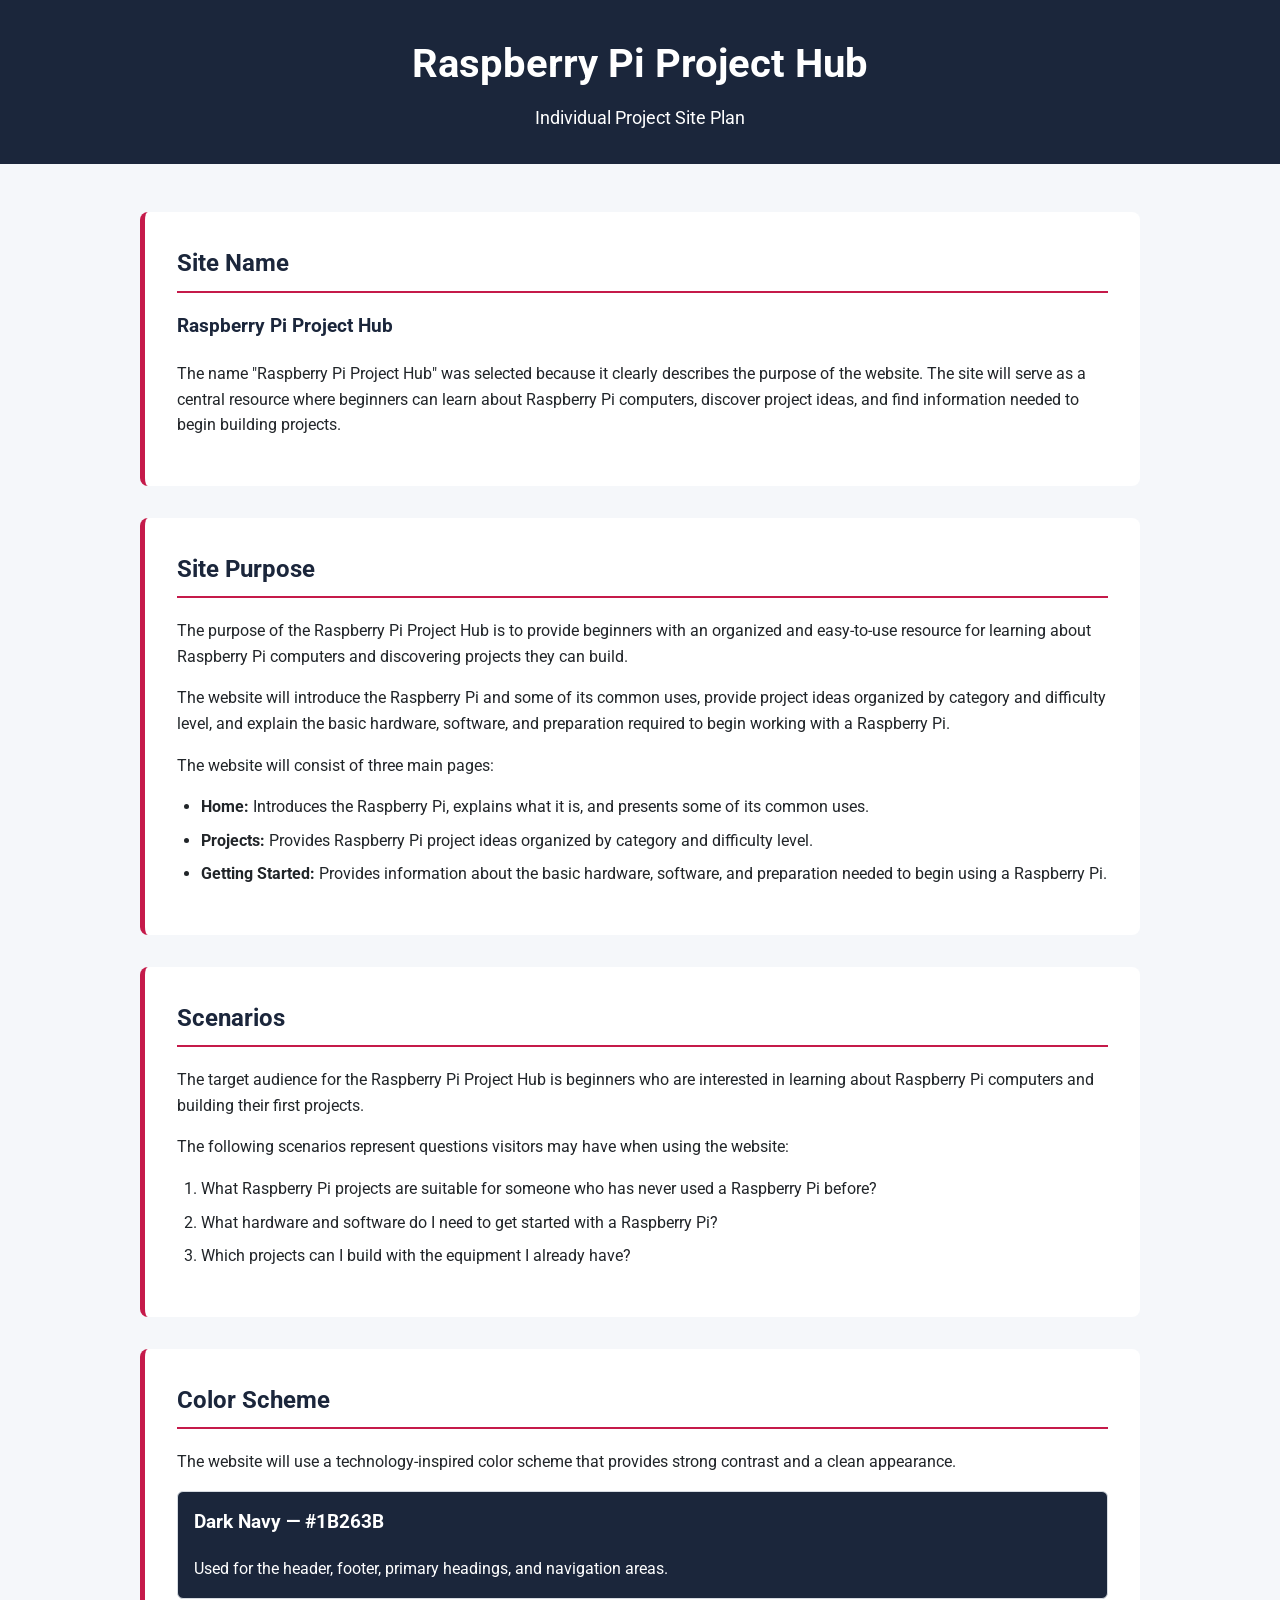
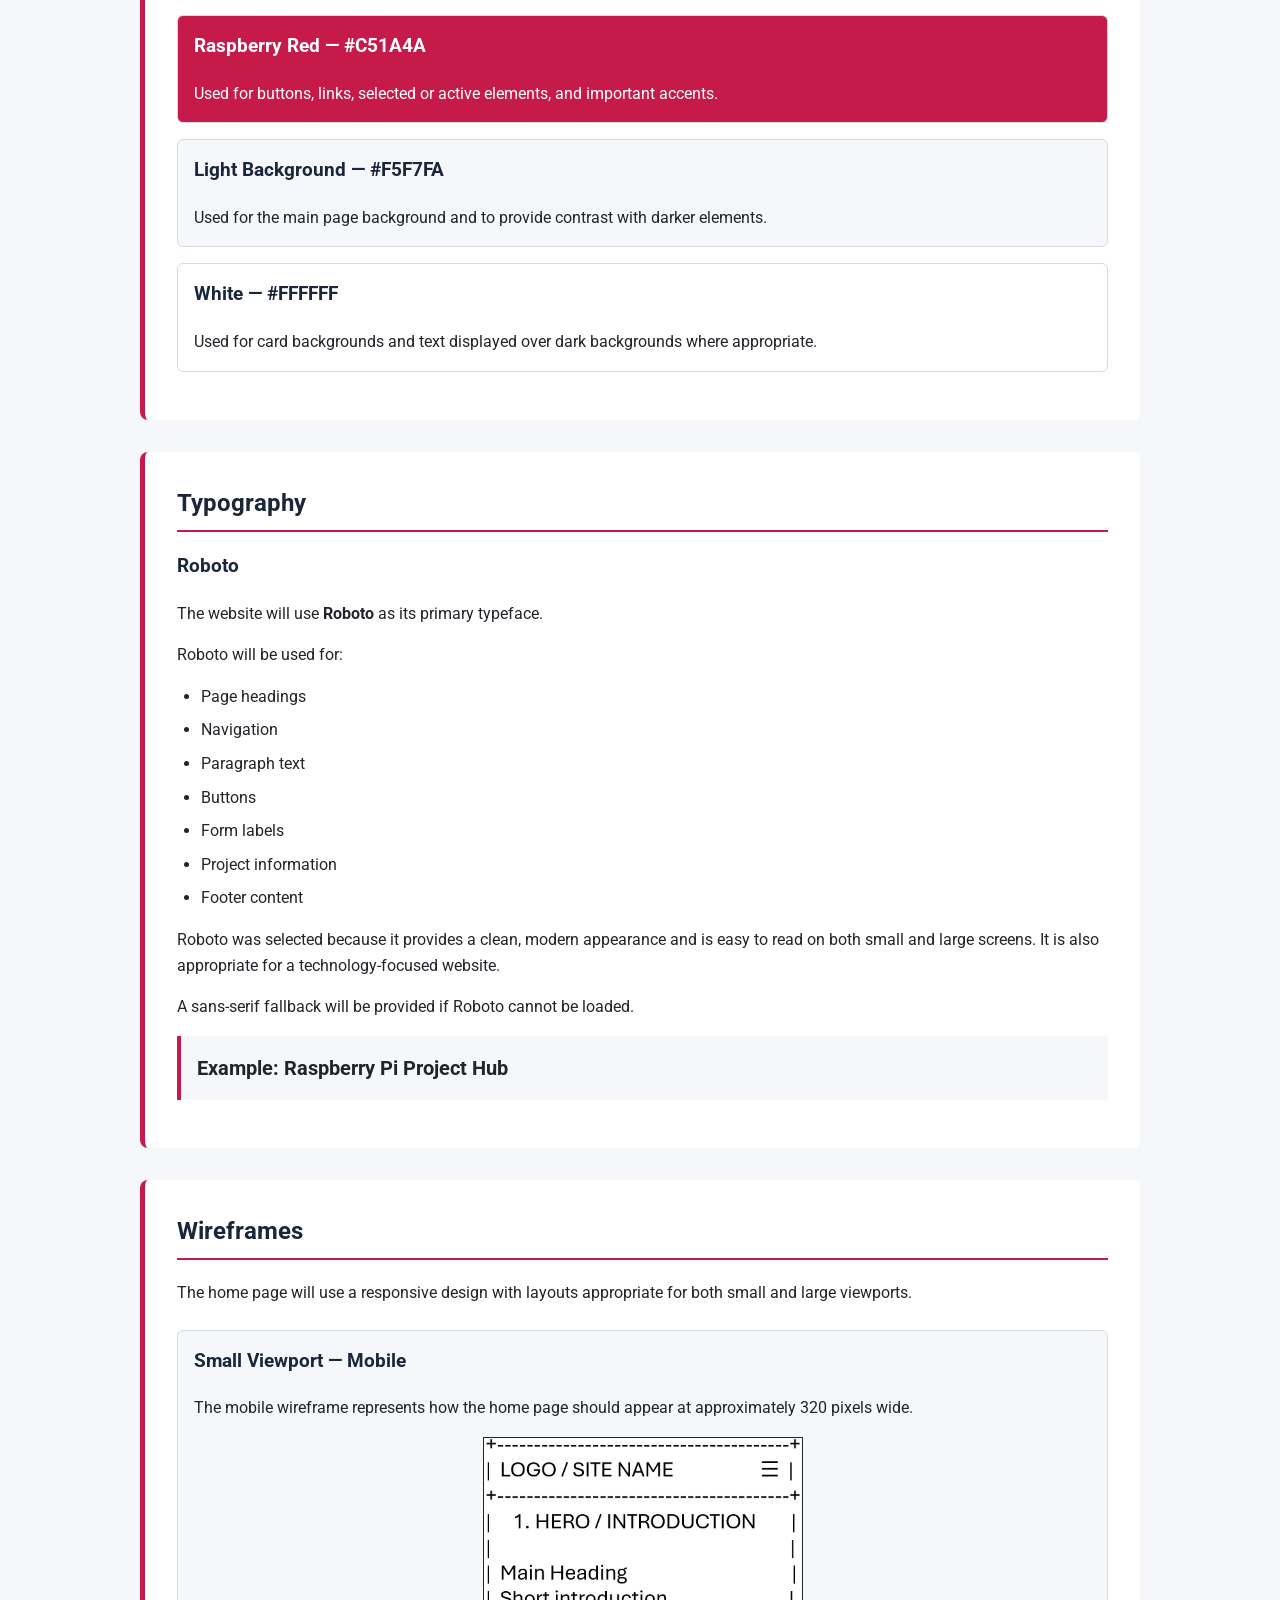
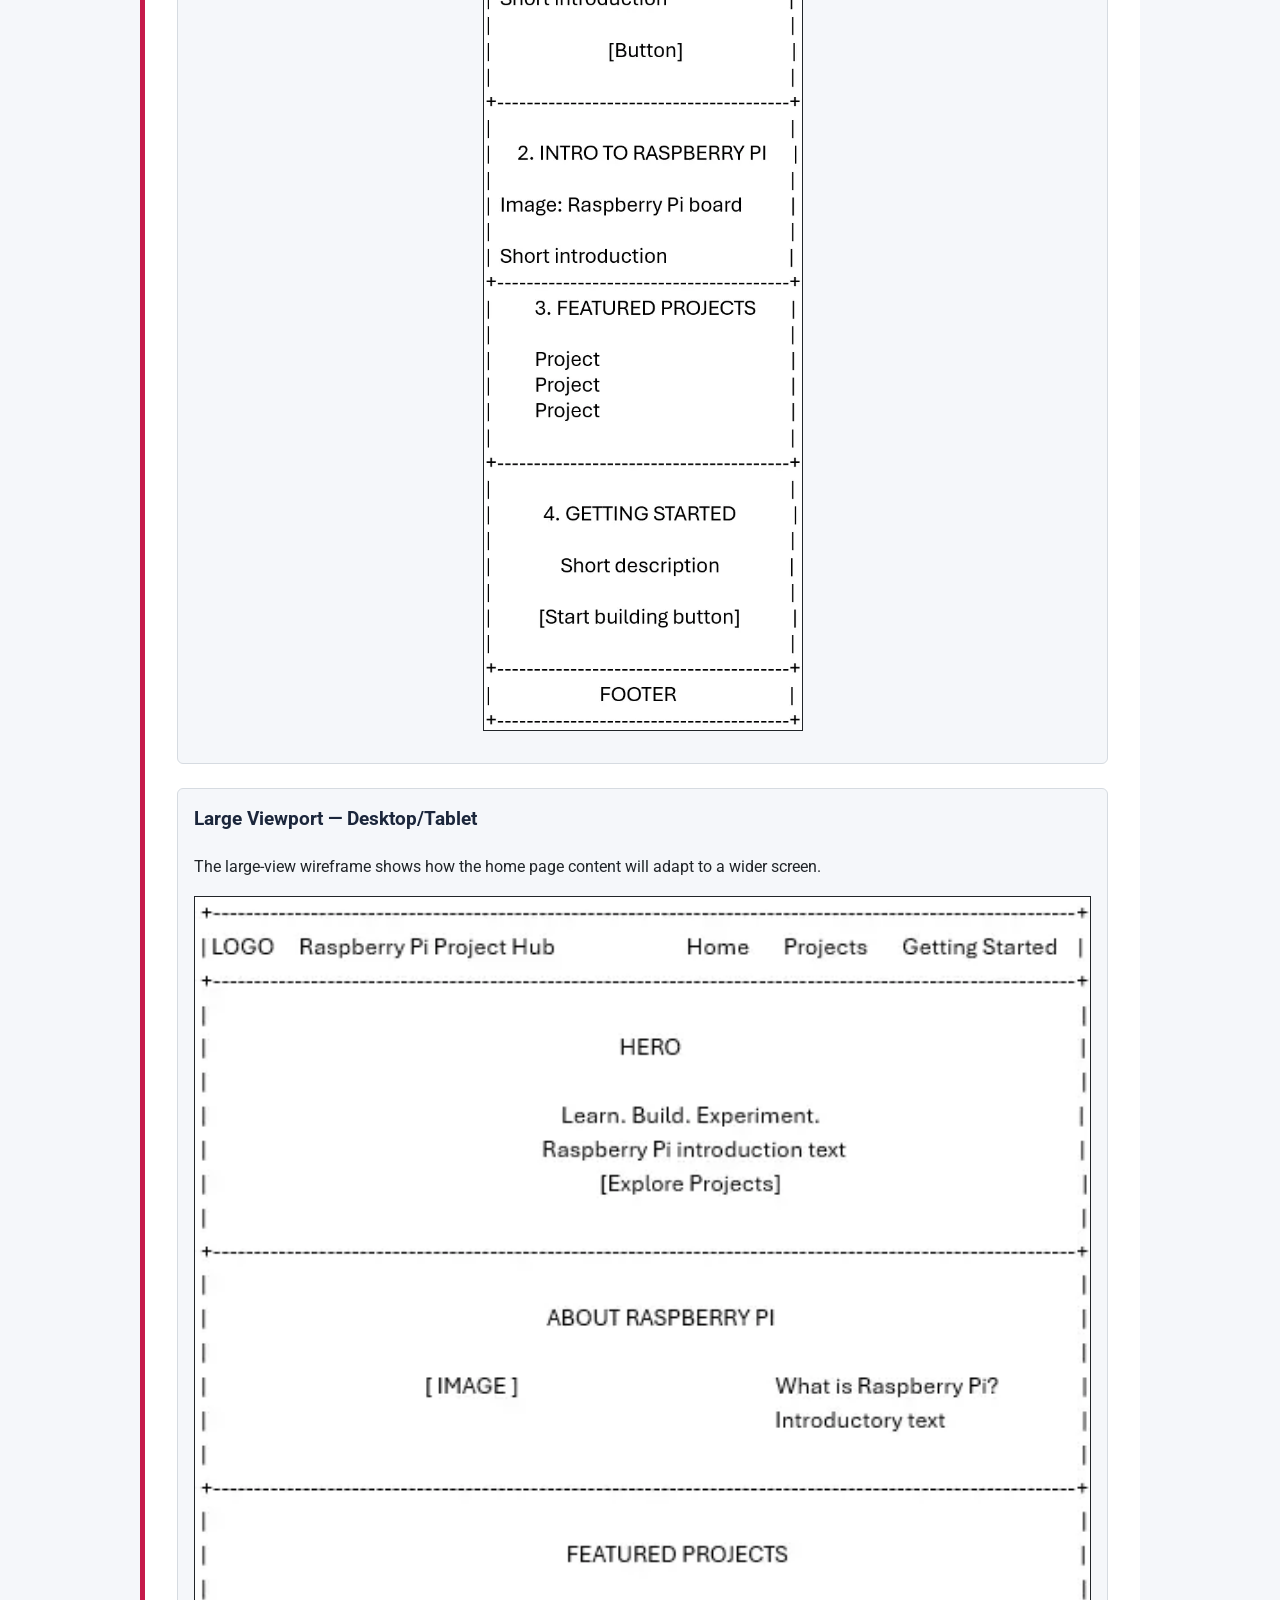
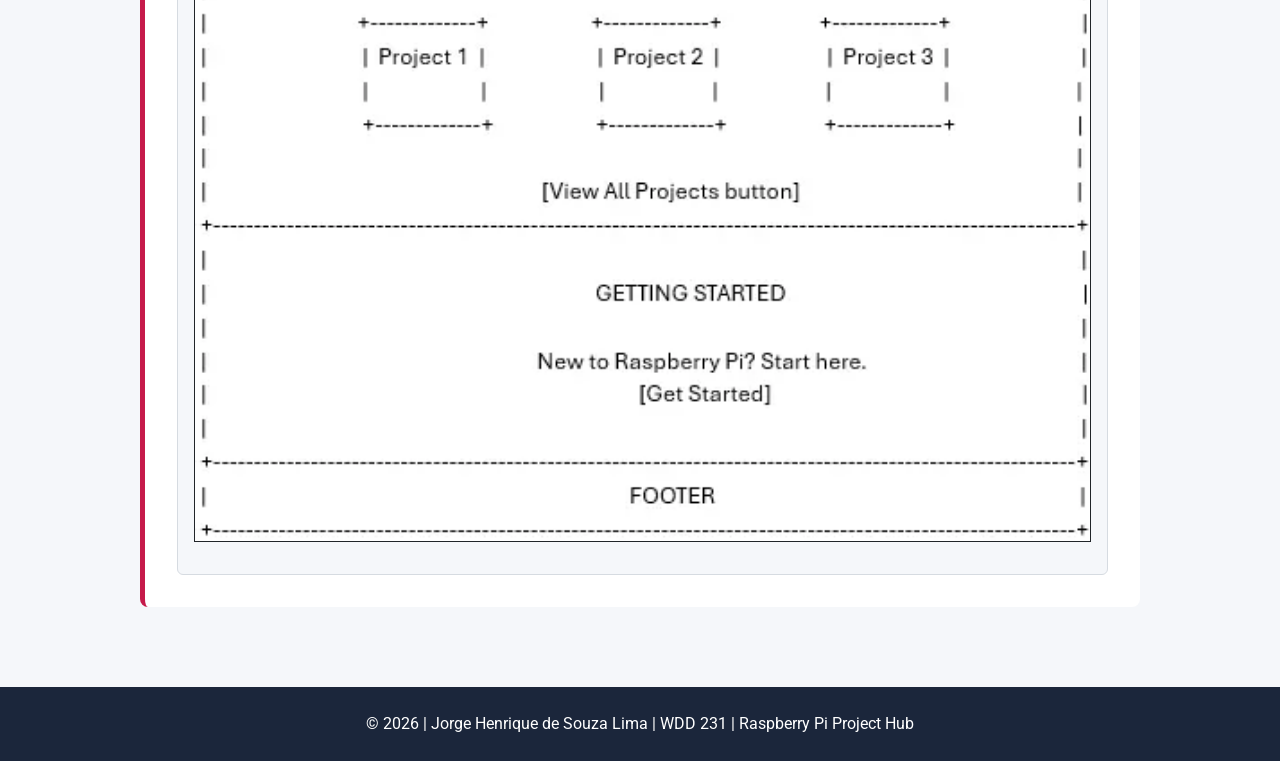
<file: final/siteplan.html>
<!DOCTYPE html>
<html lang="en">

<head>
    <meta charset="UTF-8">
    <meta name="viewport" content="width=device-width, initial-scale=1.0">

    <meta name="description"
        content="Site plan for the Raspberry Pi Project Hub individual WDD231 website project.">
    <meta name="author" content="Jorge Henrique de Souza Lima">

    <title>Raspberry Pi Project Hub | Site Plan</title>

    <link rel="preconnect" href="https://fonts.googleapis.com">
    <link rel="preconnect" href="https://fonts.gstatic.com" crossorigin>
    <link
        href="https://fonts.googleapis.com/css2?family=Roboto:wght@400;500;700&display=swap"
        rel="stylesheet">

    <link rel="stylesheet" href="styles/siteplan.css">
</head>

<body>
    <header>
        <h1>Raspberry Pi Project Hub</h1>
        <p>Individual Project Site Plan</p>
    </header>

    <main>
        <section>
            <h2>Site Name</h2>

            <h3>Raspberry Pi Project Hub</h3>

            <p>
                The name "Raspberry Pi Project Hub" was selected because it
                clearly describes the purpose of the website. The site will
                serve as a central resource where beginners can learn about
                Raspberry Pi computers, discover project ideas, and find
                information needed to begin building projects.
            </p>
        </section>

        <section>
            <h2>Site Purpose</h2>

            <p>
                The purpose of the Raspberry Pi Project Hub is to provide
                beginners with an organized and easy-to-use resource for
                learning about Raspberry Pi computers and discovering projects
                they can build.
            </p>

            <p>
                The website will introduce the Raspberry Pi and some of its
                common uses, provide project ideas organized by category and
                difficulty level, and explain the basic hardware, software,
                and preparation required to begin working with a Raspberry Pi.
            </p>

            <p>The website will consist of three main pages:</p>

            <ul>
                <li>
                    <strong>Home:</strong>
                    Introduces the Raspberry Pi, explains what it is, and
                    presents some of its common uses.
                </li>
                <li>
                    <strong>Projects:</strong>
                    Provides Raspberry Pi project ideas organized by category
                    and difficulty level.
                </li>
                <li>
                    <strong>Getting Started:</strong>
                    Provides information about the basic hardware, software,
                    and preparation needed to begin using a Raspberry Pi.
                </li>
            </ul>
        </section>

        <section>
            <h2>Scenarios</h2>

            <p>
                The target audience for the Raspberry Pi Project Hub is
                beginners who are interested in learning about Raspberry Pi
                computers and building their first projects.
            </p>

            <p>
                The following scenarios represent questions visitors may have
                when using the website:
            </p>

            <ol>
                <li>
                    What Raspberry Pi projects are suitable for someone who has
                    never used a Raspberry Pi before?
                </li>
                <li>
                    What hardware and software do I need to get started with a
                    Raspberry Pi?
                </li>
                <li>
                    Which projects can I build with the equipment I already
                    have?
                </li>
            </ol>
        </section>

        <section>
            <h2>Color Scheme</h2>

            <p>
                The website will use a technology-inspired color scheme that
                provides strong contrast and a clean appearance.
            </p>

            <div class="color-card navy">
                <h3>Dark Navy — #1B263B</h3>
                <p>
                    Used for the header, footer, primary headings, and
                    navigation areas.
                </p>
            </div>

            <div class="color-card raspberry">
                <h3>Raspberry Red — #C51A4A</h3>
                <p>
                    Used for buttons, links, selected or active elements,
                    and important accents.
                </p>
            </div>

            <div class="color-card light">
                <h3>Light Background — #F5F7FA</h3>
                <p>
                    Used for the main page background and to provide contrast
                    with darker elements.
                </p>
            </div>

            <div class="color-card white">
                <h3>White — #FFFFFF</h3>
                <p>
                    Used for card backgrounds and text displayed over dark
                    backgrounds where appropriate.
                </p>
            </div>
        </section>

        <section>
            <h2>Typography</h2>

            <h3>Roboto</h3>

            <p>
                The website will use <strong>Roboto</strong> as its primary
                typeface.
            </p>

            <p>Roboto will be used for:</p>

            <ul>
                <li>Page headings</li>
                <li>Navigation</li>
                <li>Paragraph text</li>
                <li>Buttons</li>
                <li>Form labels</li>
                <li>Project information</li>
                <li>Footer content</li>
            </ul>

            <p>
                Roboto was selected because it provides a clean, modern
                appearance and is easy to read on both small and large
                screens. It is also appropriate for a technology-focused
                website.
            </p>

            <p>
                A sans-serif fallback will be provided if Roboto cannot be
                loaded.
            </p>

            <p class="font-example">
                Example: Raspberry Pi Project Hub
            </p>
        </section>

        <section>
            <h2>Wireframes</h2>

            <p>
                The home page will use a responsive design with layouts
                appropriate for both small and large viewports.
            </p>

            <div class="wireframe">
                <h3>Small Viewport — Mobile</h3>

                <p>
                    The mobile wireframe represents how the home page should
                    appear at approximately 320 pixels wide.
                </p>

                <img
                    src="images/wireframe-mobile.webp"
                    alt="Mobile home page wireframe for the Raspberry Pi Project Hub"
                    class="mobile-wireframe"
                    loading="lazy">
            </div>

            <div class="wireframe">
                <h3>Large Viewport — Desktop/Tablet</h3>

                <p>
                    The large-view wireframe shows how the home page content
                    will adapt to a wider screen.
                </p>

                <img
                    src="images/wireframe-desktop.webp"
                    alt="Desktop home page wireframe for the Raspberry Pi Project Hub"
                    class="desktop-wireframe"
                    loading="lazy">
            </div>
        </section>
    </main>

    <footer>
        <p>
            &copy; 2026 | Jorge Henrique de Souza Lima |
            WDD 231 | Raspberry Pi Project Hub
        </p>
    </footer>
</body>

</html>
</file>
<file: final/styles/small.css>
:root {
    --primary-color: #1b263b;
    --accent-color: #c51a4a;
    --background-color: #f5f7fa;
    --surface-color: #ffffff;
    --text-color: #212529;
    --muted-text: #5f6670;
    --border-color: #d6dbe1;
    --white: #ffffff;
}

/* General */

* {
    box-sizing: border-box;
}

html {
    scroll-behavior: smooth;
}

html,
body {
    max-width: 100%;
}

body {
    margin: 0;
    min-width: 0;
    font-family: "Roboto", Arial, Helvetica, sans-serif;
    background-color: var(--background-color);
    color: var(--text-color);
    line-height: 1.6;
}

img {
    display: block;
    max-width: 100%;
    height: auto;
}

a {
    color: var(--accent-color);
}

button,
a {
    font: inherit;
}

h1,
h2,
h3,
p {
    margin-top: 0;
}

h1,
h2,
h3 {
    line-height: 1.2;
}

h2 {
    color: var(--primary-color);
    font-size: 1.75rem;
    margin-bottom: 1rem;
}

h3 {
    color: var(--primary-color);
}

.section-container {
    width: min(100% - 2rem, 1200px);
    margin-inline: auto;
}

/* Header */

header {
    background-color: var(--primary-color);
    color: var(--white);
}

.header-container {
    position: relative;
    display: flex;
    align-items: center;
    justify-content: space-between;
    width: min(100% - 2rem, 1200px);
    min-height: 96px;
    margin-inline: auto;
}

.brand {
    display: flex;
    align-items: center;
    gap: 0.6rem;
    max-width: calc(100% - 60px);
    color: var(--white);
    text-decoration: none;
    font-weight: 700;
}

.brand img {
    width: 72px;
    height: 72px;
    object-fit: contain;
    flex-shrink: 0;
}

.brand span {
    font-size: 1rem;
    line-height: 1.2;
}

/* Hamburger */

#menu {
    display: block;
    width: 44px;
    height: 44px;
    padding: 0;
    border: 1px solid transparent;
    background: transparent;
    color: var(--white);
    font-size: 2rem;
    line-height: 1;
    cursor: pointer;
}

#menu:hover,
#menu:focus-visible {
    background-color: rgba(255, 255, 255, 0.12);
}

#menu:focus-visible {
    outline: 3px solid var(--white);
    outline-offset: 2px;
}

/* Navigation */

#navigation {
    position: absolute;
    top: 100%;
    left: -1rem;
    right: -1rem;
    z-index: 10;
    display: none;
    background-color: var(--primary-color);
}

#navigation.open {
    display: block;
}

.navigation {
    margin: 0;
    padding: 0;
    list-style: none;
}

.navigation a {
    display: block;
    padding: 1rem 1.5rem;
    border-top: 1px solid rgba(255, 255, 255, 0.15);
    color: var(--white);
    text-decoration: none;
    font-weight: 500;
}

.navigation a:hover,
.navigation a:focus-visible {
    background-color: rgba(255, 255, 255, 0.12);
}

.navigation a.active,
.navigation a[aria-current="page"] {
    background-color: var(--accent-color);
    color: var(--white);
}

/* Hero */

.hero {
    position: relative;
    min-height: 500px;
    background-color: var(--primary-color);
    overflow: hidden;
}

.hero > img {
    width: 100%;
    height: 500px;
    object-fit: cover;
}

.hero::after {
    content: "";
    position: absolute;
    inset: 0;
    background: rgba(0, 0, 0, 0.52);
}

.hero-content {
    position: absolute;
    top: 50%;
    left: 50%;
    z-index: 1;
    width: min(100% - 2rem, 700px);
    transform: translate(-50%, -50%);
    color: var(--white);
    text-align: center;
}

.hero-content h1 {
    margin-bottom: 1rem;
    color: var(--white);
    font-size: clamp(2rem, 9vw, 3rem);
}

.hero-content p {
    margin: 0 auto 1.5rem;
    max-width: 600px;
    font-size: 1.05rem;
}

/* Buttons */

.button {
    display: inline-block;
    padding: 0.8rem 1.25rem;
    border: 2px solid var(--accent-color);
    border-radius: 0.35rem;
    background-color: var(--accent-color);
    color: var(--white);
    text-decoration: none;
    font-weight: 700;
    text-align: center;
    cursor: pointer;
}

.button:hover,
.button:focus-visible {
    border-color: var(--white);
}

.button:focus-visible {
    outline: 3px solid var(--primary-color);
    outline-offset: 3px;
}

.hero .button:focus-visible {
    outline-color: var(--white);
}

/* Introduction */

.intro {
    padding: 3rem 0;
}

.intro-layout {
    display: grid;
    gap: 1.5rem;
}

.intro-text p:last-child {
    margin-bottom: 0;
}

.intro-layout img {
    width: 100%;
    border-radius: 0.5rem;
    object-fit: cover;
}

/* Featured Projects */

.uses {
    padding: 3rem 0;
    background-color: var(--surface-color);
}

.section-intro {
    max-width: 750px;
    margin-bottom: 2rem;
}

.use-cards {
    display: grid;
    grid-template-columns: 1fr;
    gap: 1.5rem;
}

.use-card {
    overflow: hidden;
    border: 1px solid var(--border-color);
    border-radius: 0.5rem;
    background-color: var(--background-color);
}

.use-card img {
    width: 100%;
    aspect-ratio: 16 / 10;
    object-fit: cover;
}

.use-card h3 {
    margin: 1.25rem 1.25rem 0.5rem;
    font-size: 1.3rem;
}

.use-card p {
    margin: 0;
    padding: 0 1.25rem 1.5rem;
}

.projects-link {
    margin-top: 2rem;
    text-align: center;
}

/* Call to action */

.getting-started-cta {
    padding: 3rem 0;
    background-color: var(--primary-color);
    color: var(--white);
    text-align: center;
}

.getting-started-cta h2 {
    color: var(--white);
}

.getting-started-cta p {
    max-width: 700px;
    margin: 0 auto 1.5rem;
}

/* Footer */

footer {
    padding: 2rem 0;
    background-color: #111827;
    color: var(--white);
}

.footer-container {
    display: grid;
    gap: 1.5rem;
    width: min(100% - 2rem, 1200px);
    margin-inline: auto;
}

.footer-brand p,
.footer-course p {
    margin-bottom: 0.4rem;
}

.footer-links {
    display: flex;
    flex-direction: column;
    align-items: flex-start;
    gap: 0.65rem;
}

.footer-links a {
    color: var(--white);
}

.footer-links a:hover,
.footer-links a:focus-visible {
    text-decoration-thickness: 2px;
}

.footer-course {
    font-size: 0.9rem;
}

/* Projects Page */

.projects-hero {
    padding: 3rem 0;
    background-color: var(--primary-color);
    color: var(--white);
    text-align: center;
}

.projects-hero h1 {
    margin-bottom: 1rem;
    color: var(--white);
    font-size: 2.25rem;
}

.projects-hero p {
    max-width: 700px;
    margin: 0 auto;
}

.project-library {
    padding: 3rem 0;
}

.project-filters {
    display: grid;
    gap: 0.5rem;
    margin-bottom: 2rem;
}

.project-filters label {
    margin-top: 0.5rem;
    color: var(--primary-color);
    font-weight: 700;
}

.project-filters select {
    width: 100%;
    padding: 0.75rem;
    border: 1px solid var(--border-color);
    border-radius: 0.3rem;
    background-color: var(--surface-color);
    color: var(--text-color);
    font: inherit;
}

.project-cards {
    display: grid;
    grid-template-columns: 1fr;
    gap: 1.5rem;
    min-height: 900px;
}

.project-card {
    overflow: hidden;
    border: 1px solid var(--border-color);
    border-radius: 0.5rem;
    background-color: var(--surface-color);
}

.project-card img {
    width: 100%;
    aspect-ratio: 16 / 10;
    object-fit: cover;
}

.project-card-content {
    padding: 1.25rem;
}

.project-card-content h3 {
    margin-bottom: 1rem;
    font-size: 1.3rem;
}

.project-card-content p {
    margin-bottom: 0.75rem;
}

.project-actions {
    display: flex;
    flex-wrap: wrap;
    justify-content: center;
    gap: 0.75rem;
    margin-top: 1rem;
}

.details-button,
.save-button {
    display: inline-block;
    padding: 0.7rem 1rem;
    border: 2px solid var(--accent-color);
    border-radius: 0.3rem;
    background-color: var(--accent-color);
    color: var(--white);
    font-weight: 700;
    cursor: pointer;
}

.details-button:hover,
.save-button:hover {
    filter: brightness(0.9);
}

.details-button:focus-visible,
.save-button:focus-visible {
    outline: 3px solid var(--primary-color);
    outline-offset: 3px;
}

.save-button[aria-pressed="true"] {
    border-color: var(--primary-color);
    background-color: var(--primary-color);
}

.error-message {
    padding: 1rem;
    border: 1px solid var(--accent-color);
    border-radius: 0.3rem;
    background-color: var(--surface-color);
}

/* No Project Results */

.no-projects {
    grid-column: 1 / -1;
    padding: 2rem;
    border: 1px solid var(--border-color);
    border-radius: 0.5rem;
    background-color: var(--surface-color);
    text-align: center;
}

/* Project Details Dialog */

#project-details {
    width: min(90%, 600px);
    max-height: 85vh;
    padding: 0;
    border: none;
    border-radius: 0.5rem;
    background-color: var(--surface-color);
    color: var(--text-color);
    overflow: auto;
}

#project-details::backdrop {
    background-color: rgba(0, 0, 0, 0.65);
}

#close-dialog {
    position: absolute;
    top: 0.5rem;
    right: 0.75rem;
    z-index: 1;
    width: 44px;
    height: 44px;
    padding: 0;
    border: none;
    border-radius: 50%;
    background-color: var(--primary-color);
    color: var(--white);
    font-size: 1.75rem;
    line-height: 1;
    cursor: pointer;
}

#close-dialog:hover,
#close-dialog:focus-visible {
    background-color: var(--accent-color);
}

#dialog-content {
    padding: 1.5rem;
}

#dialog-content h2 {
    padding-right: 3rem;
}

#dialog-content img {
    width: 100%;
    max-height: 300px;
    margin-bottom: 1.5rem;
    border-radius: 0.4rem;
    object-fit: cover;
}

#dialog-content p:last-child {
    margin-bottom: 0;
}

/* Getting Started Page */

.getting-started-hero {
    padding: 3rem 0;
    background-color: var(--primary-color);
    color: var(--white);
    text-align: center;
}

.getting-started-hero h1 {
    margin-bottom: 1rem;
    color: var(--white);
    font-size: 2.25rem;
}

.getting-started-hero p {
    max-width: 700px;
    margin: 0 auto;
}

.getting-started-guide,
.setup-steps,
.project-recommendation {
    padding: 3rem 0;
}

.setup-steps {
    background-color: var(--surface-color);
}

.starter-cards {
    display: grid;
    grid-template-columns: 1fr;
    gap: 1.5rem;
}

.starter-card {
    padding: 1.5rem;
    border: 1px solid var(--border-color);
    border-radius: 0.5rem;
    background-color: var(--surface-color);
}

.starter-card h3 {
    margin-bottom: 0.75rem;
}

.starter-card p {
    margin-bottom: 0;
}

.setup-list {
    max-width: 800px;
    padding-left: 1.5rem;
}

.setup-list li {
    margin-bottom: 1rem;
    padding-left: 0.5rem;
}

/* Project Recommendation Form */

.project-form {
    display: grid;
    gap: 1.5rem;
    max-width: 700px;
    margin-top: 2rem;
}

.project-form fieldset {
    display: grid;
    gap: 0.75rem;
    margin: 0;
    padding: 1.25rem;
    border: 1px solid var(--border-color);
    border-radius: 0.5rem;
    background-color: var(--surface-color);
}

.project-form legend {
    padding: 0 0.5rem;
    color: var(--primary-color);
    font-weight: 700;
}

.project-form label {
    font-weight: 500;
}

.project-form select,
.project-form textarea {
    width: 100%;
    padding: 0.75rem;
    border: 1px solid var(--border-color);
    border-radius: 0.3rem;
    background-color: var(--surface-color);
    color: var(--text-color);
    font: inherit;
}

.project-form textarea {
    resize: vertical;
}

.project-form input[type="checkbox"],
.project-form input[type="radio"] {
    margin-right: 0.5rem;
}

.project-form .button {
    justify-self: start;
}

/* Form Action Page */

.form-action-hero {
    padding: 3rem 0;
    background-color: var(--primary-color);
    color: var(--white);
    text-align: center;
}

.form-action-hero h1 {
    margin-bottom: 1rem;
    color: var(--white);
    font-size: 2.25rem;
}

.form-action-hero p {
    max-width: 700px;
    margin: 0 auto;
}

.form-results {
    padding: 3rem 0;
}

.results-card {
    max-width: 700px;
    margin-inline: auto;
    padding: 1.5rem;
    border: 1px solid var(--border-color);
    border-radius: 0.5rem;
    background-color: var(--surface-color);
}

#submitted-data {
    margin: 1.5rem 0;
}

#submitted-data p {
    padding-bottom: 0.75rem;
    border-bottom: 1px solid var(--border-color);
}

.results-actions {
    display: flex;
    flex-wrap: wrap;
    gap: 1rem;
    margin-top: 2rem;
}

.secondary-button {
    border-color: var(--primary-color);
    background-color: var(--primary-color);
}

/* Attributions Page */

.attributions-hero {
    padding: 3rem 0;
    background-color: var(--primary-color);
    color: var(--white);
    text-align: center;
}

.attributions-hero h1 {
    margin-bottom: 1rem;
    color: var(--white);
    font-size: 2.25rem;
}

.attributions-hero p {
    max-width: 700px;
    margin: 0 auto;
}

.attributions-content {
    padding: 3rem 0;
}

.attributions-content h2:not(:first-child) {
    margin-top: 2.5rem;
}

.attribution-list {
    max-width: 850px;
    padding-left: 1.5rem;
}

.attribution-list li {
    margin-bottom: 1rem;
}

.attribution-list a {
    overflow-wrap: anywhere;
}

/* Accessibility */

:focus-visible {
    outline: 3px solid var(--accent-color);
    outline-offset: 3px;
}

/* Very Small Screens */

@media screen and (max-width: 360px) {

    .header-container,
    .section-container,
    .footer-container {
        width: min(100% - 1.25rem, 1200px);
    }

    .brand {
        gap: 0.4rem;
    }

    .brand img {
        width: 64px;
        height: 64px;
    }

    .brand span {
        font-size: 0.9rem;
    }

    #navigation {
        left: -0.625rem;
        right: -0.625rem;
    }

    .hero-content h1 {
        font-size: 2rem;
    }
}
</file>
<file: final/styles/large.css>
/* First media query */
@media screen and (min-width: 768px) {

    /* Header and Navigation */

    .header-container {
        min-height: 110px;
    }

    .brand {
        max-width: none;
        gap: 0.8rem;
    }

    .brand img {
        width: 88px;
        height: 88px;
    }

    .brand span {
        font-size: 1.25rem;
    }

    #menu {
        display: none;
    }

    #navigation {
        position: static;
        display: block;
        width: auto;
        background-color: transparent;
    }

    .navigation {
        display: flex;
        align-items: center;
        gap: 0.25rem;
    }

    .navigation a {
        padding: 0.8rem 1rem;
        border-top: none;
        border-radius: 0.3rem;
    }

    .navigation a:hover,
    .navigation a:focus-visible {
        background-color: rgba(255, 255, 255, 0.12);
    }

    .navigation a.active,
    .navigation a[aria-current="page"] {
        background-color: var(--accent-color);
        color: var(--white);
    }

    /* Hero */

    .hero {
        min-height: 520px;
    }

    .hero > img {
        height: 520px;
    }

    .hero-content {
        width: min(100% - 4rem, 800px);
    }

    .hero-content h1 {
        font-size: 3.25rem;
    }

    .hero-content p {
        font-size: 1.2rem;
    }

    /* Introduction */

    .intro {
        padding: 4rem 0;
    }

    .intro-layout {
        grid-template-columns: 1fr 1fr;
        align-items: center;
        gap: 3rem;
    }

    .intro-layout img {
        height: 100%;
        max-height: 400px;
        object-fit: cover;
    }

    /* Common Uses */

    .uses {
        padding: 4rem 0;
    }

    .use-cards {
        grid-template-columns: repeat(3, 1fr);
        gap: 1.5rem;
    }

    /* Getting Started */

    .getting-started-cta {
        padding: 4rem 0;
    }

    /* Footer */

    .footer-container {
        grid-template-columns: 1.4fr 0.8fr 1fr;
        align-items: start;
        gap: 2rem;
    }

    .footer-links {
        align-items: flex-start;
    }

    .footer-course {
        text-align: right;
    }

    /* Projects Page */

    .projects-hero {
        padding: 4rem 0;
    }

    .projects-hero h1 {
        font-size: 3rem;
    }

    .project-filters {
        grid-template-columns: auto minmax(180px, 240px)
                               auto minmax(180px, 240px);
        align-items: center;
        justify-content: center;
        gap: 1rem;
    }

    .project-filters label {
        margin-top: 0;
    }

    .project-cards {
        grid-template-columns: repeat(2, 1fr);
    }
}

/* Second Media Query */
@media screen and (min-width: 1000px) {

    /* Header */

    .brand img {
        width: 96px;
        height: 96px;
    }

    .brand span {
        font-size: 1.4rem;
    }

    .navigation {
        gap: 0.5rem;
    }

    .navigation a {
        padding: 1rem 1.25rem;
    }

    /* Hero */

    .hero {
        min-height: 560px;
    }

    .hero > img {
        height: 560px;
    }

    .hero-content h1 {
        font-size: 3.75rem;
    }

    /* Main Sections */

    .intro,
    .uses,
    .getting-started-cta {
        padding-top: 5rem;
        padding-bottom: 5rem;
    }

    .use-cards {
        gap: 2rem;
    }

    /* Projects Page */

    .project-cards {
        grid-template-columns: repeat(3, 1fr);
    }
}
</file>
<file: week04/startHere/styles/small.css>
*{box-sizing: border-box;}
html {
  -webkit-text-size-adjust: 100%; 
  -ms-text-size-adjust: 100%;
}

h1 {
  color: #3D405B;
}

form {
    margin: 1rem 2%;
  
    label {
      display: block;
      font-size: .8rem;
      color: purple;
      padding-top: .2rem;
    }
    h3 {
      font-size: .9rem;
      color: #E07A5F;
      margin: 1.5rem 0 .2rem 0;
      border-bottom: 1px solid #eee;
    }
  
    input[type=text],
    input[type=tel],
    input[type=date],
    input[type=email],
    select {
      display: block;
      margin: .1rem 0 1rem 0 ;
      padding: .3rem;
      border: 1px solid #999;
      border-radius: 4px;
      border-left-width: 5px;
      border-left-color:#555;
      font-size: 1rem;
      color: #3D405B;
      width: 250px;
    }
  
    input:required {border-left-color: #d70000;}
    input:focus {border-left-color: black; outline:none;}
    input:required:valid{border-left-color: green;}
  
    input[type=submit] {
      border: none;
      text-align: center;
      background-color: #3D405B;
      color: white;
      border-radius: 1rem;
      padding: .75rem 1.5rem;
      margin: 2rem 0;
      font-size: 1.2rem;
      -webkit-appearance: none;
      appearance: none;
    }
  }
  input:-webkit-autofill{
    -webkit-text-fill-color: #3D405B;
  }
  
  #results {
    background-color: #F4F1DE;
    padding: 0 1rem;
    border: 1px solid #E07A5F;
    border-radius: 6px;
  }
</file>
<file: week04/startHere/styles/large.css>
@media only screen and (min-width: 38rem) {


} /*end media query*/
</file>
<file: prophets.css>
* {
  box-sizing: border-box;
}

body {
  margin: 0;
  font-family: Arial, Helvetica, sans-serif;
  background-color: #f4f4f4;
  color: #222;
}

header {
  background-color: #1d4e89;
  color: white;
  padding: 1rem;
  text-align: center;
}

header h1 {
  margin: 0;
}

main {
  max-width: 1200px;
  margin: 0 auto;
  padding: 1rem;
}

#cards {
  display: grid;
  grid-template-columns: repeat(auto-fit, minmax(280px, 1fr));
  gap: 1rem;
}

section {
  background-color: white;
  border: 1px solid #ccc;
  padding: 1rem;
  text-align: center;
  border-radius: 8px;
  box-shadow: 0 2px 6px rgb(0 0 0 / 15%);
}

section h2 {
  color: #1d4e89;
  margin-top: 0;
  margin-bottom: 0.75rem;
}

section p {
  margin: 0.35rem 0;
}

section img {
  display: block;
  width: 100%;
  max-width: 340px;
  height: auto;
  margin: 1rem auto 0;
}

footer {
  background-color: #1d4e89;
  color: white;
  text-align: center;
  padding: 1rem;
}
</file>
<file: chamber/styles/small.css>
:root {
    --primary-color: #003049;
    --secondary-color: #669bbc;
    --accent-color: #fcbf49;
    --background-color: #f8f9fa;
    --surface-color: #ffffff;
    --surface-alt-color: #e9ecef;
    --text-color: #212529;
    --heading-color: #003049;
    --white: #ffffff;
    --border-color: #cccccc;
}

* {
    box-sizing: border-box;
}

html,
body {
    margin: 0;
    padding: 0;
    width: 100%;
    max-width: 100%;
    overflow-x: hidden;
}

body {
    font-family: "Roboto", Arial, Helvetica, sans-serif;
    background-color: var(--background-color);
    color: var(--text-color);
    line-height: 1.5;
}

img {
    max-width: 100%;
    height: auto;
}

/* Header */

header {
    background-color: var(--primary-color);
    color: var(--white);
}

.header-container {
    display: flex;
    align-items: center;
    width: min(100% - 2rem, 1200px);
    margin: 0 auto;
}

.brand {
    display: flex;
    align-items: center;
    gap: 0.75rem;
    color: var(--white);
    text-decoration: none;
    padding-top: 0.35rem; /*causes logo img to go up down*/
}

.brand img {
    display: block;
    width: 260px; /* Logo size */
    max-width: 100%;
    height: auto;
    object-fit: contain;
}

.site-name {
    display: block;
    font-size: 1.2rem;
    font-weight: 700;
}

.site-subtitle {
    display: block;
    font-size: 0.85rem;
}

/* Mobile menu */

#menu {
    display: block;
    margin-left: auto;
    padding: 0.5rem;
    border: 0;
    background: transparent;
    color: var(--white);
    font-size: 2rem;
    line-height: 1;
    cursor: pointer;
}

#menu::before {
    content: "☰";
}

#menu.open::before {
    content: "✕";
}

.navigation {
    display: none;
    list-style: none;
    margin: 0;
    padding: 0;
    background-color: var(--primary-color);
}

.navigation.show {
    display: block;
}

.navigation a {
    display: block;
    padding: 1rem;
    color: var(--white);
    text-decoration: none;
    text-align: center;
}

.navigation a:hover,
.navigation a:focus {
    background-color: var(--secondary-color);
    color: #000;
}

.navigation .active {
    background-color: var(--accent-color);
    color: #000;
}

/* MAIN */

main {
    width: min(100% - 2rem, 1200px);
    margin: 0 auto;
    padding: 1rem 0 2rem;
}

h1,
h2,
h3 {
    font-family: "Merriweather", Georgia, serif;
}

h1 {
    text-align: center;
    color: var(--heading-color);
}

/* View buttons */

.view-buttons {
    display: flex;
    justify-content: center;
    gap: 1rem;
    margin: 1.5rem 0;
}

.view-buttons button {
    padding: 0.75rem 1.5rem;
    border: 2px solid var(--primary-color);
    border-radius: 6px;
    background-color: var(--surface-color);
    color: var(--primary-color);
    font-weight: 700;
    cursor: pointer;
}

.view-buttons button:hover,
.view-buttons button:focus,
.view-buttons button.selected {
    background-color: var(--primary-color);
    color: var(--white);
}

/* Member grid */

#members.grid {
    display: grid;
    grid-template-columns: 1fr;
    gap: 1rem;
}

.member-card {
    padding: 1rem;
    background-color: var(--surface-color);
    border: 1px solid var(--border-color);
    border-radius: 8px;
    text-align: center;
    box-shadow: 0 2px 6px rgb(0 0 0 / 15%);
}

.member-card img {
    width: 100%;
    max-width: 300px;
    height: 180px;
    object-fit: contain;
}

.member-card h2 {
    color: var(--heading-color);
    font-size: 1.25rem;
}

.member-card a {
    display: inline-block;
    margin-top: 0.5rem;
    color: var(--heading-color);
    font-weight: 700;
}

.membership {
    font-weight: 700;
}

/* List view */

#members.list {
    display: flex;
    flex-direction: column;
    gap: 0;
}

#members.list .member-card {
    display: block;
    border-radius: 0;
    box-shadow: none;
    text-align: left;
}

#members.list .member-card:nth-child(even) {
    background-color: var(--surface-alt-color);
}

#members.list .member-card img {
    display: none;
}

/* Chamber Home Page */

/* Hero */

.hero {
    position: relative;
    margin-bottom: 1.5rem;
    overflow: hidden;
    border-radius: 8px;
}

.hero img {
    display: block;
    width: 100%;
    height: auto;
}

/* Join CTA */

.join-button {
    position: absolute;
    right: 1rem;
    bottom: 1rem;
    display: inline-block;
    padding: 0.75rem 1.25rem;
    background-color: var(--accent-color);
    color: #000;
    text-decoration: none;
    font-weight: 700;
    border-radius: 6px;
    box-shadow: 0 2px 6px rgb(0 0 0 / 30%);
}

.join-button:hover,
.join-button:focus {
    background-color: var(--white);
    color: var(--primary-color);
}

/* Events and Weather */

.home-info {
    display: grid;
    grid-template-columns: 1fr;
    gap: 1rem;
    margin-bottom: 2rem;
}

.events,
.weather {
    padding: 1rem;
    background-color: var(--surface-color);
    border: 1px solid var(--border-color);
    border-radius: 8px;
    box-shadow: 0 2px 6px rgb(0 0 0 / 15%);
}

.events h2,
.weather h2,
.spotlights h2 {
    margin-top: 0;
    color: var(--heading-color);
}

.event {
    padding-bottom: 1rem;
    margin-bottom: 1rem;
    border-bottom: 1px solid var(--border-color);
}

.event:last-child {
    margin-bottom: 0;
    padding-bottom: 0;
    border-bottom: none;
}

.event h3 {
    margin-bottom: 0.25rem;
    color: var(--heading-color);
}

.event p {
    margin: 0.35rem 0;
}

/* Current Weather */

#current-weather {
    display: flex;
    align-items: center;
    gap: 1rem;
}

#weather-icon {
    width: 100px;
    height: 100px;
    object-fit: contain;
}

.weather-details p {
    margin: 0.25rem 0;
}

#current-temp {
    font-size: 1.75rem;
    font-weight: 700;
}

#weather-description {
    font-weight: 500;
}

.weather h3 {
    color: var(--heading-color);
}

/* Forecast */

#forecast {
    display: grid;
    gap: 0.5rem;
}

#forecast p {
    margin: 0;
    padding: 0.6rem;
    background-color: var(--surface-alt-color);
    border-radius: 5px;
}

/* Member Spotlights */

.spotlights {
    margin-top: 1rem;
}

#spotlight-cards {
    display: grid;
    grid-template-columns: 1fr;
    gap: 1rem;
}

.spotlight-card {
    padding: 1rem;
    background-color: var(--surface-color);
    border: 1px solid var(--border-color);
    border-radius: 8px;
    text-align: center;
    box-shadow: 0 2px 6px rgb(0 0 0 / 15%);
}

.spotlight-card h3 {
    margin-top: 0;
    color: var(--heading-color);
}

.spotlight-card img {
    display: block;
    width: 100%;
    max-width: 250px;
    height: 150px;
    margin: 0 auto 1rem;
    object-fit: contain;
}

.spotlight-card p {
    margin: 0.4rem 0;
}

.spotlight-card a {
    display: inline-block;
    margin: 0.5rem 0;
    color: var(--heading-color);
    font-weight: 700;
}

.spotlight-card a:hover,
.spotlight-card a:focus {
    text-decoration: none;
}

.membership-level {
    font-weight: 700;
}

/* Join Page Section */

.join-main {
    width: min(100% - 2rem, 1200px);
    margin: 0 auto;
    padding: 1rem 0 2rem;
}

.join-main > h1 {
    margin-bottom: 1.5rem;
}

.join-layout {
    display: grid;
    grid-template-columns: 1fr;
    gap: 2rem;
}

/* Membership Application */

.application-section,
.membership-section {
    padding: 1.25rem;
    background-color: var(--surface-color);
    border: 1px solid var(--border-color);
    border-radius: 8px;
    box-shadow: 0 2px 6px rgb(0 0 0 / 15%);
}

.application-section h2,
.membership-section h2 {
    margin-top: 0;
    color: var(--heading-color);
}

.join-form {
    display: grid;
    gap: 1.25rem;
}

.join-form label {
    display: grid;
    gap: 0.4rem;
    font-weight: 500;
}

.join-form input,
.join-form select,
.join-form textarea {
    width: 100%;
    padding: 0.75rem;
    border: 1px solid var(--border-color);
    border-radius: 6px;
    background-color: var(--surface-color);
    color: var(--text-color);
    font: inherit;
}

.join-form textarea {
    min-height: 120px;
    resize: vertical;
}

/* Form focus */

.join-form input:focus,
.join-form select:focus,
.join-form textarea:focus {
    outline: 3px solid var(--accent-color);
    outline-offset: 2px;
}

/* Submit Button */

.submit-button {
    padding: 0.85rem 1.25rem;
    border: 0;
    border-radius: 6px;
    background-color: var(--primary-color);
    color: var(--white);
    font: inherit;
    font-weight: 700;
    cursor: pointer;
}

.submit-button:hover,
.submit-button:focus {
    background-color: var(--secondary-color);
    color: #000;
}

/* Membership Cards */

.membership-cards {
    display: grid;
    grid-template-columns: 1fr;
    gap: 1rem;
}

.membership-card {
    padding: 1.5rem 1rem;
    background-color: var(--surface-alt-color);
    border: 1px solid var(--border-color);
    border-radius: 8px;
    text-align: center;
    box-shadow: 0 2px 6px rgb(0 0 0 / 15%);

    opacity: 0;
    transform: translateY(25px);
    animation: membership-entrance 0.7s ease-out forwards;
}

.membership-card:nth-child(2) {
    animation-delay: 0.15s;
}

.membership-card:nth-child(3) {
    animation-delay: 0.3s;
}

.membership-card:nth-child(4) {
    animation-delay: 0.45s;
}

.membership-card h3 {
    margin-top: 0;
    color: var(--heading-color);
}

.membership-card p {
    margin-bottom: 1rem;
}

/* Learn More Buttons */

.membership-info {
    padding: 0.65rem 1rem;
    border: 0;
    border-radius: 6px;
    background-color: var(--primary-color);
    color: var(--white);
    font: inherit;
    font-weight: 700;
    cursor: pointer;
}

.membership-info:hover,
.membership-info:focus {
    background-color: var(--secondary-color);
    color: #000;
}

/* Initial Membership Card Animation */

@keyframes membership-entrance {
    from {
        opacity: 0;
        transform: translateY(25px);
    }

    to {
        opacity: 1;
        transform: translateY(0);
    }
}

/* Membership Modals */

.membership-modal {
    width: min(90%, 500px);
    max-height: 85vh;
    padding: 1.5rem;
    border: 1px solid var(--border-color);
    border-radius: 10px;
    background-color: var(--surface-color);
    color: var(--text-color);
    box-shadow: 0 8px 30px rgb(0 0 0 / 35%);
}

.membership-modal::backdrop {
    background-color: rgb(0 0 0 / 65%);
}

.membership-modal h2,
.membership-modal h3 {
    color: var(--heading-color);
}

.membership-modal h2 {
    margin-top: 0;
}

.membership-modal li {
    margin-bottom: 0.5rem;
}

/* Modal Close Button */

.close-modal {
    margin-top: 1rem;
    padding: 0.65rem 1rem;
    border: 0;
    border-radius: 6px;
    background-color: var(--primary-color);
    color: var(--white);
    font: inherit;
    font-weight: 700;
    cursor: pointer;
}

.close-modal:hover,
.close-modal:focus {
    background-color: var(--secondary-color);
    color: #000;
}

/* Reduced Motion Accessibility */

@media (prefers-reduced-motion: reduce) {
    .membership-card {
        opacity: 1;
        transform: none;
        animation: none;
    }
}

/* Footer */

footer {
    background-color: var(--primary-color);
    color: var(--white);
    padding: 1.5rem 1rem;
}

.footer-container {
    width: min(100%, 1200px);
    margin: 0 auto;
    text-align: center;
}

.footer-container p {
    margin: 0.3rem 0;
}

.social-links {
    display: flex;
    justify-content: center;
    gap: 1rem;
    margin: 1.25rem 0;
    flex-wrap: wrap;
}

.social-links a {
    color: var(--white);
}

.social-links a:hover,
.social-links a:focus {
    color: var(--accent-color);
}

/* Dark Mode */

html.dark-mode {
    color-scheme: dark;

    --background-color: #121212;
    --surface-color: #1e1e1e;
    --surface-alt-color: #2a2a2a;
    --text-color: #f5f5f5;
    --heading-color: #8ecae6;
    --border-color: #555555;
}

/* Discover Page */

.visitor-message {
    width: min(100% - 2rem, 1200px);
    margin: 1rem auto;
    padding: 1rem;
    background-color: var(--surface-color);
    border: 1px solid var(--border-color);
    border-radius: 8px;
}

.discover-grid {
    width: min(100% - 2rem, 1200px);
    margin: 1rem auto 2rem;
    display: grid;
    gap: 1rem;

    grid-template-columns: 1fr;

    grid-template-areas:
        "card1"
        "card2"
        "card3"
        "card4"
        "card5"
        "card6"
        "card7"
        "card8";
}

.discover-card {
    display: grid;
    grid-template-rows: auto auto auto 1fr auto;
    gap: 0.75rem;
    padding: 1rem;
    background-color: var(--surface-color);
    border: 1px solid var(--border-color);
    border-radius: 8px;
    overflow: hidden;
}

.discover-card h2 {
    margin: 0;
    color: var(--heading-color);
}

.discover-card figure {
    margin: 0;
}

.discover-card img {
    display: block;
    width: 100%;
    height: auto;
    aspect-ratio: 3 / 2;
    object-fit: cover;
    border-radius: 6px;
}

.discover-card address {
    font-style: normal;
    font-weight: 600;
}

.discover-card p {
    margin: 0;
}

.discover-card button {
    justify-self: start;
    padding: 0.7rem 1rem;
    border: none;
    border-radius: 6px;
    background-color: var(--primary-color);
    color: var(--white);
    font: inherit;
    font-weight: 600;
    cursor: pointer;
}
</file>
<file: chamber/styles/large.css>
@media screen and (min-width: 768px) {

    /* Header | Nav */

    .header-container {
        display: flex;
        align-items: center;
        max-width: 1200px;
        margin: 0 auto;
    }

    .brand {
        flex-shrink: 0;
    }

    #menu {
        display: none;
    }

    #navigation {
        width: auto;
        margin-left: auto;
        background-color: var(--primary-color);
    }

    .navigation {
        display: flex;
        align-items: center;
        gap: 0.5rem;
        margin: 0;
        padding: 0;
        list-style: none;
        background-color: transparent;
    }

    .navigation li {
        flex: none;
    }

    .navigation a {
        display: block;
        padding: 1rem 1.5rem;
    }

    /* Directory Grid */

    #members.grid {
        grid-template-columns: repeat(2, 1fr);
    }

    /* List View */

    #members.list .member-card {
        display: grid;
        grid-template-columns: 2fr 2fr 1.5fr 1fr;
        align-items: center;
        gap: 1rem;
    }

    #members.list .member-card h2,
    #members.list .member-card p,
    #members.list .member-card a {
        margin: 0.5rem 0;
    }

    #members.list .member-card p:nth-of-type(3),
    #members.list .member-card p:nth-of-type(4) {
        display: none;
    }

    /* Footer */

    .footer-container {
        display: grid;
        grid-template-columns: 1fr auto 1fr;
        align-items: center;
        gap: 2rem;
        text-align: left;
    }

    .social-links {
        margin: 0;
    }

    .development-info {
        text-align: right;
    }

    /* Chamber Home Page */

    .home-info {
        grid-template-columns: 2fr 1fr;
        align-items: stretch;
    }

    #spotlight-cards {
        grid-template-columns: repeat(3, 1fr);
    }

    .hero {
        margin-bottom: 2rem;
    }

    .join-button {
        right: 2rem;
        bottom: 2rem;
        padding: 1rem 1.5rem;
        font-size: 1.1rem;
    }

    /* Chamber Join Page */

    .join-layout {
        grid-template-columns: minmax(0, 2fr) minmax(280px, 1fr);
        align-items: start;
        gap: 2rem;
    }

    .application-section,
    .membership-section {
        padding: 1.5rem;
    }

    .membership-cards {
        gap: 1.25rem;
    }

    .membership-card {
        padding: 1.5rem;
    }
}

/* Larger Desktop View */

@media screen and (min-width: 1000px) {

    #members.grid {
        grid-template-columns: repeat(3, 1fr);
    }
}

/* Discover Page - Medium */

@media screen and (min-width: 641px) and (max-width: 1024px) {

    .discover-grid {
        grid-template-columns: 1fr 1fr;

        grid-template-areas:
            "card1 card2"
            "card3 card4"
            "card5 card6"
            "card7 card8";
    }

    .discover-card img {
        transition: transform 0.3s ease, box-shadow 0.3s ease;
    }

    .discover-card img:hover {
        transform: scale(1.03);
        box-shadow: 0 4px 12px rgb(0 0 0 / 25%);
    }
}

/* Discover Page - Large */

@media screen and (min-width: 1025px) {

    .discover-grid {
        grid-template-columns: repeat(4, 1fr);

        grid-template-areas:
            "card1 card1 card2 card3"
            "card4 card5 card5 card6"
            "card7 card7 card8 card8";
    }

    .discover-card img {
        transition: transform 0.3s ease, box-shadow 0.3s ease;
    }

    .discover-card img:hover {
        transform: scale(1.03);
        box-shadow: 0 4px 12px rgb(0 0 0 / 25%);
    }
}
</file>
<file: final/styles/siteplan.css>
:root {
    --primary-color: #1b263b;
    --accent-color: #c51a4a;
    --background-color: #f5f7fa;
    --surface-color: #ffffff;
    --text-color: #212529;
    --border-color: #d6dbe1;
}

/* General */

* {
    box-sizing: border-box;
}

html {
    background-color: var(--background-color);
}

body {
    margin: 0;
    font-family: "Roboto", Arial, Helvetica, sans-serif;
    background-color: var(--background-color);
    color: var(--text-color);
    line-height: 1.6;
}

img {
    max-width: 100%;
    height: auto;
}

/* Header */

header {
    background-color: var(--primary-color);
    color: var(--surface-color);
    text-align: center;
    padding: 2rem 1rem;
}

header h1 {
    margin: 0;
    font-size: 2rem;
}

header p {
    margin: 0.5rem 0 0;
    font-size: 1.1rem;
}

/* Main */

main {
    width: min(90%, 1000px);
    margin: 0 auto;
    padding: 2rem 0;
}

section {
    background-color: var(--surface-color);
    margin-bottom: 2rem;
    padding: 1.5rem;
    border-radius: 8px;
    border-left: 5px solid var(--accent-color);
}

h2,
h3 {
    color: var(--primary-color);
}

h2 {
    margin-top: 0;
    border-bottom: 2px solid var(--accent-color);
    padding-bottom: 0.5rem;
}

p {
    margin: 0 0 1rem;
}

ul,
ol {
    padding-left: 1.5rem;
}

li {
    margin-bottom: 0.5rem;
}

/* Color Scheme */

.color-card {
    margin: 1rem 0;
    padding: 1rem;
    border: 1px solid var(--border-color);
    border-radius: 6px;
}

.color-card h3 {
    margin-top: 0;
}

.color-card p {
    margin-bottom: 0;
}

.navy {
    background-color: #1b263b;
    color: #ffffff;
}

.navy h3 {
    color: #ffffff;
}

.raspberry {
    background-color: #c51a4a;
    color: #ffffff;
}

.raspberry h3 {
    color: #ffffff;
}

.light {
    background-color: #f5f7fa;
    color: #212529;
}

.white {
    background-color: #ffffff;
    color: #212529;
}

/* Typography */

.font-example {
    background-color: var(--background-color);
    border-left: 4px solid var(--accent-color);
    padding: 1rem;
    font-size: 1.25rem;
    font-weight: 700;
}

/* Wireframes */

.wireframe {
    margin-top: 1.5rem;
    padding: 1rem;
    background-color: var(--background-color);
    border: 1px solid var(--border-color);
    border-radius: 6px;
}

.wireframe h3 {
    margin-top: 0;
}

.wireframe img {
    display: block;
    margin: 1rem auto;
    border: 1px solid var(--text-color);
}

.mobile-wireframe {
    width: min(100%, 320px);
}

.desktop-wireframe {
    width: 100%;
}

/* Footer */

footer {
    background-color: var(--primary-color);
    color: var(--surface-color);
    text-align: center;
    padding: 1.5rem 1rem;
}

footer p {
    margin: 0;
}

/* Larger Screens */

@media screen and (min-width: 768px) {
    header h1 {
        font-size: 2.5rem;
    }

    main {
        padding: 3rem 0;
    }

    section {
        padding: 2rem;
    }
}
</file>
